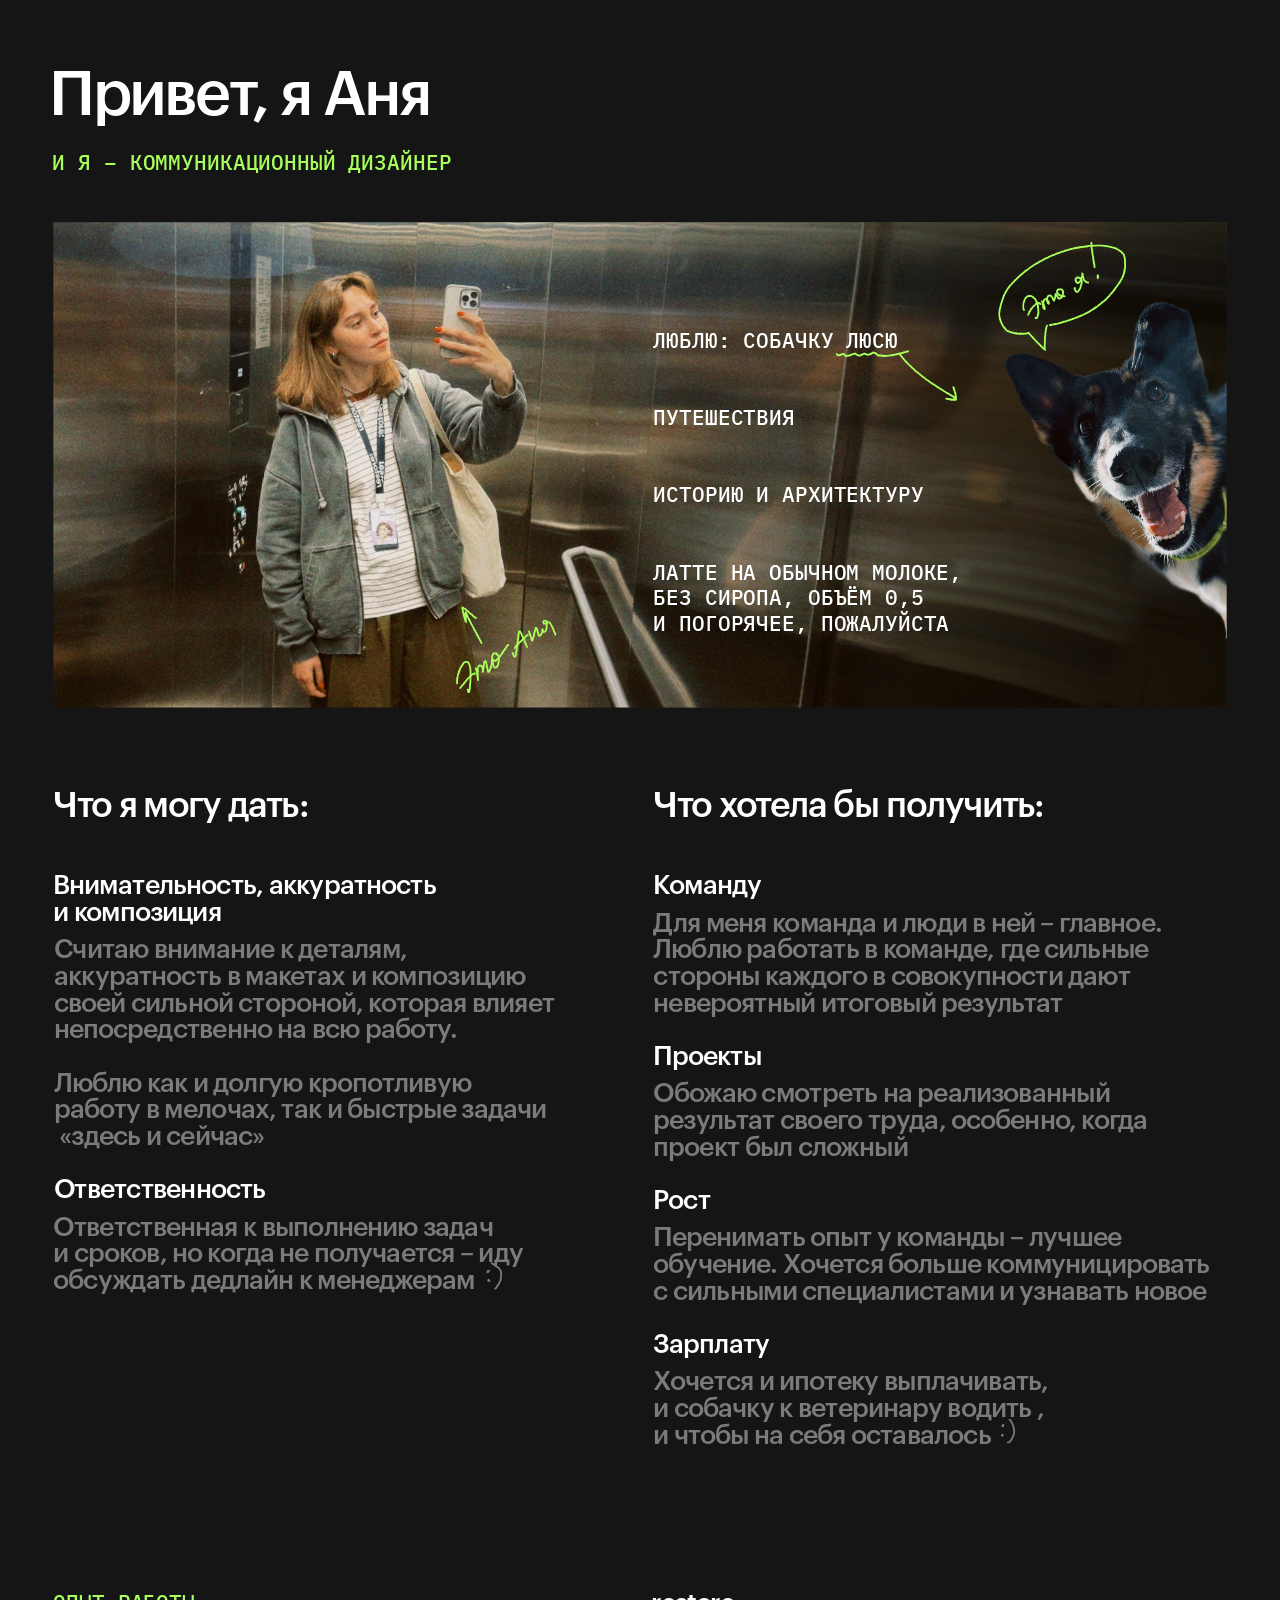
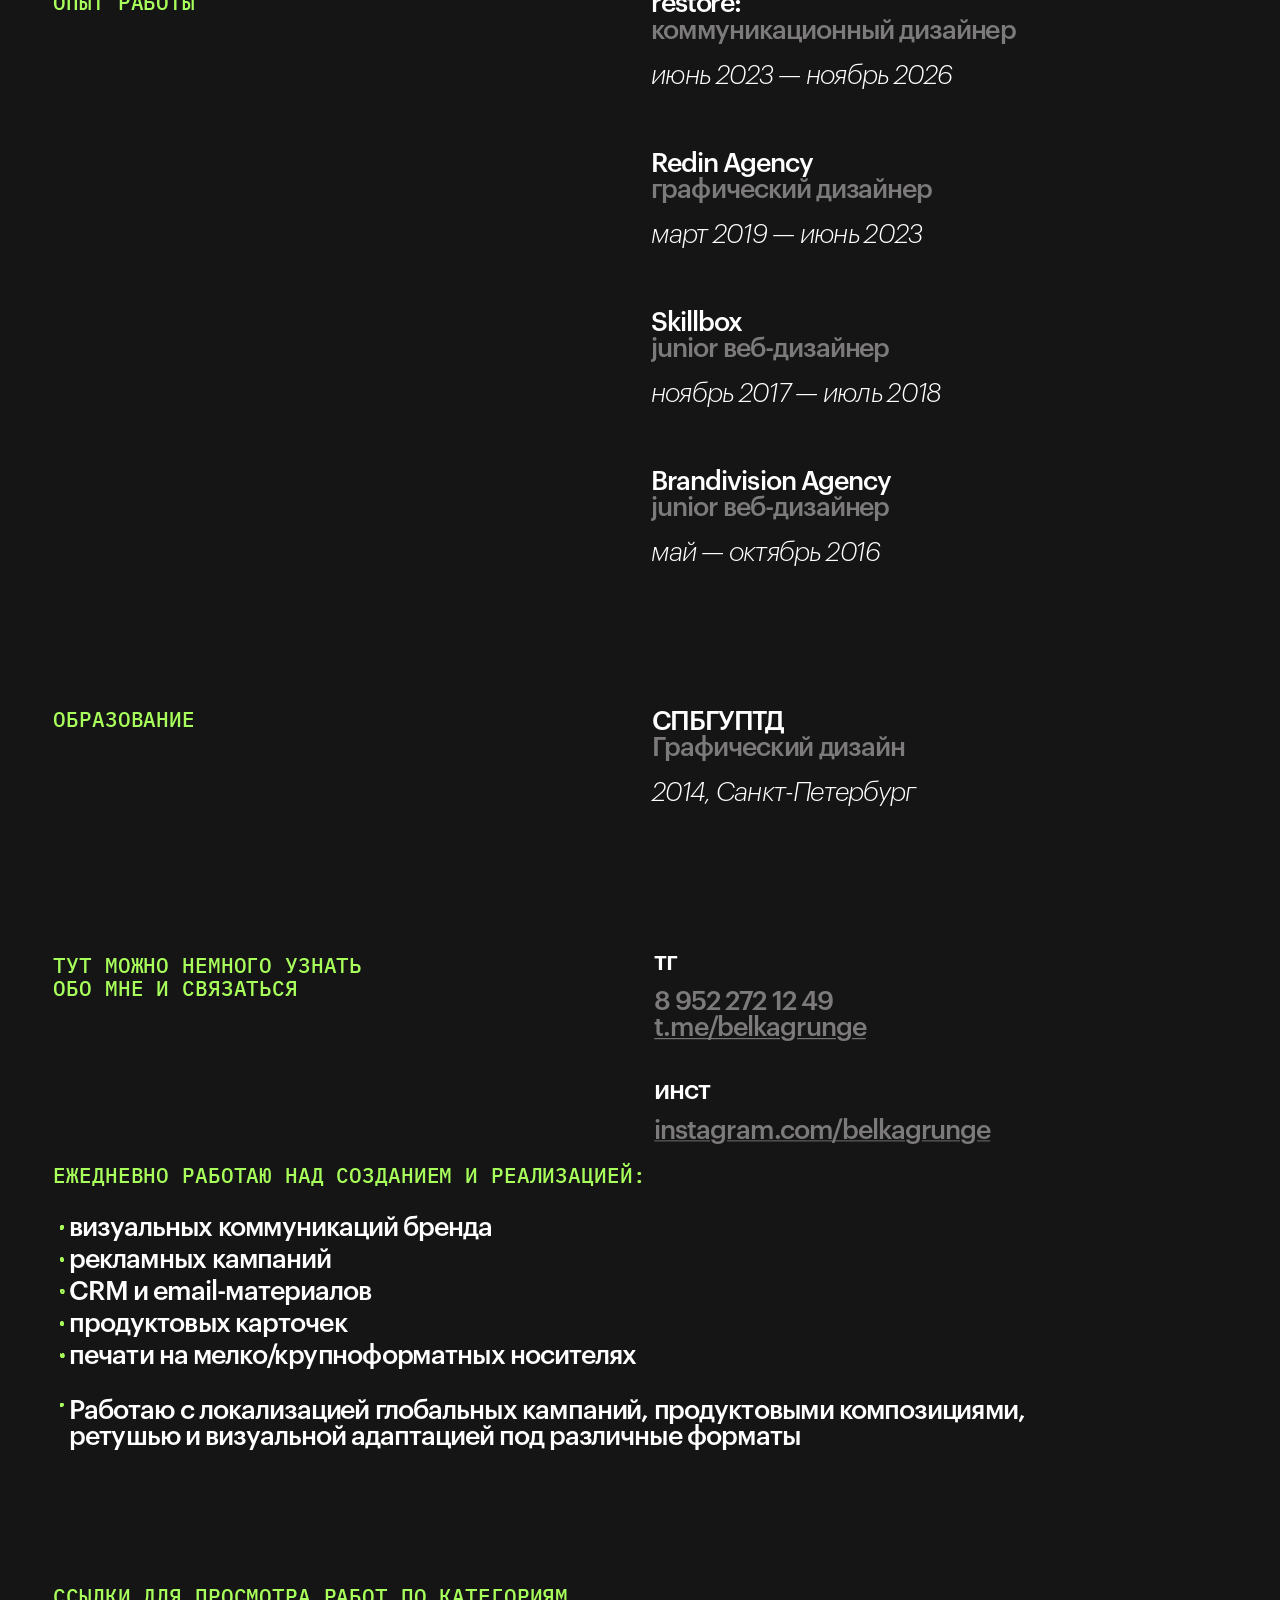
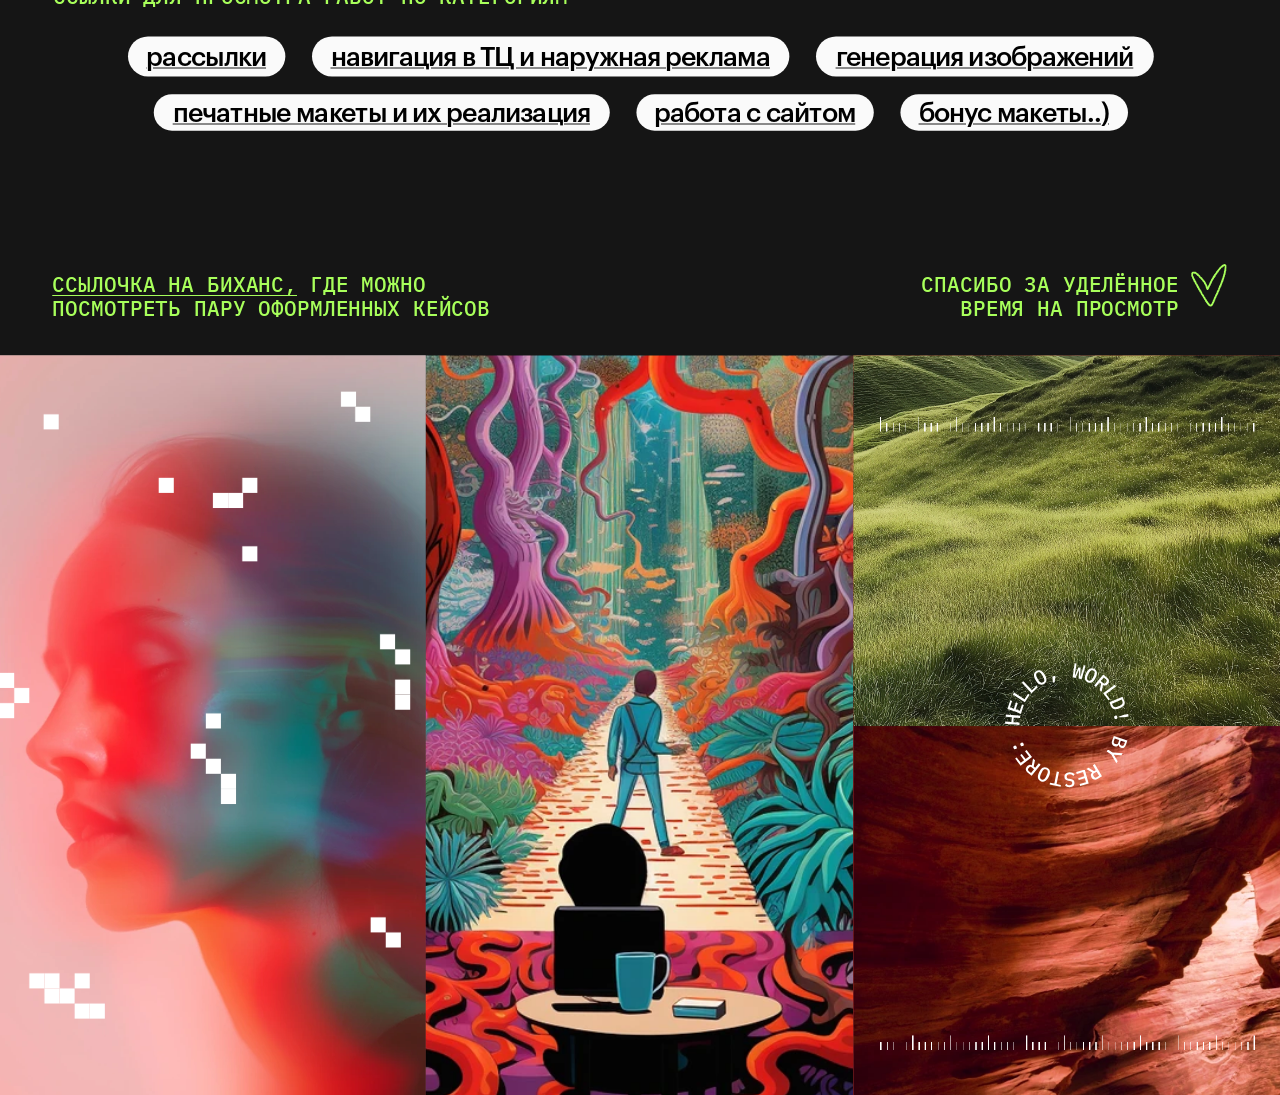
<file: index.html>
<!doctype html><html lang="ru"><head><meta charset="utf-8"><meta name="viewport" content="width=device-width,initial-scale=1"><meta name="description" content="Анна Белихова — коммуникационный дизайнер. Портфолио и опыт работы."><title>Анна Белихова — коммуникационный дизайнер</title><link rel="stylesheet" href="style-stable-20261030.css"><meta property="og:title" content="Анна Белихова — коммуникационный дизайнер"><meta property="og:description" content="Портфолио и опыт работы Анны Белиховой."><meta property="og:type" content="website"><meta property="og:url" content="https://belkagrunge.github.io/portfolio/"><meta name="twitter:title" content="Анна Белихова — коммуникационный дизайнер"><style id="stable-layout">html,body{-webkit-text-size-adjust:none;text-size-adjust:none}body{margin:0}#main-stage{position:relative;width:100%;height:calc(4832px * var(--canvas-scale,1));overflow:hidden}#main-canvas{position:absolute!important;left:50%;top:0;width:1440px!important;height:4832px!important;margin:0!important;zoom:1!important;transform-origin:top center;transform:translateX(-50%) scale(var(--canvas-scale,1))}#main-canvas>div{height:4832px!important}#modal-content{zoom:1!important;transform-origin:top left;transform:scale(var(--modal-scale,1))}</style><script>(()=>{const fit=()=>{document.documentElement.style.setProperty('--canvas-scale',String(Math.min(1,document.documentElement.clientWidth/1440)))};fit();window.addEventListener('resize',fit);window.addEventListener('orientationchange',fit);window.addEventListener('pageshow',fit)})();</script></head><body><div id="main-stage"><main id="main-canvas"><div style="background:#151515;position:relative;width:100%;height:100%" data-node-id="631:5594" data-name="Resume Belikhova"> <div style="position:absolute;height:28.913px;left:calc(33.33% + 67.85px);top:1421px;width:15.799px" data-node-id="631:5596"> <div style="position:absolute;inset:-3.46% -7.54% -3.46% -6.33%"> <img loading="lazy" decoding="async" alt="" style="display:block;max-width:none;width:100%;height:100%" src="assets/318b876b76d021c83260.svg" /> </div> </div> <div style="position:absolute;height:26.036px;left:calc(75% + 47px);top:1597px;width:13.87px" data-node-id="631:5600"> <div style="position:absolute;inset:-3.84% -7.59% -3.9% -7.52%"> <img loading="lazy" decoding="async" alt="" style="display:block;max-width:none;width:100%;height:100%" src="assets/97e318d7d71f81eaf6f7.svg" /> </div> </div> <div style="position:absolute;align-content:stretch;display:flex;flex-direction:column;gap:160px;align-items:flex-start;left:0.0px;padding-left:60px;top:886px;width:1440px" data-node-id="631:5604"> <div style="align-content:stretch;display:flex;gap:104px;align-items:flex-start;position:relative;flex-shrink:0;width:100%" data-node-id="631:5605"> <div style="align-content:stretch;display:flex;flex-direction:column;align-items:flex-start;position:relative;flex-shrink:0;width:571px" data-node-id="631:5606"> <div style="align-content:stretch;display:flex;flex-direction:column;gap:55px;align-items:flex-start;position:relative;flex-shrink:0;width:100%" data-node-id="631:5607"> <p style="text-box-edge:cap alphabetic;text-box-trim:trim-both;word-break:break-word;font-family:&quot;Graphik LC&quot;;font-weight:500;line-height:1;font-style:normal;position:relative;flex-shrink:0;font-size:40px;color:white;letter-spacing:-1.6px;width:100%" data-node-id="631:5608"> Что я могу дать: </p> <div style="align-content:stretch;display:flex;flex-direction:column;gap:30px;align-items:flex-start;position:relative;flex-shrink:0;width:100%" data-node-id="631:5609"> <div style="align-content:stretch;display:flex;flex-direction:column;gap:12px;align-items:flex-start;position:relative;flex-shrink:0;width:100%" data-node-id="631:5610"> <p style="word-break:break-word;font-family:&quot;Graphik LC&quot;;font-weight:500;line-height:1;font-style:normal;position:relative;flex-shrink:0;font-size:30px;color:white;letter-spacing:-1.05px;width:570px" data-node-id="631:5611"> Внимательность, аккуратность <br>и композиция </p> <div style="align-content:stretch;display:flex;align-items:center;justify-content:center;position:relative;flex-shrink:0;width:100%" data-node-id="631:5612"> <p style="word-break:break-word;font-family:&quot;Graphik LC&quot;;font-weight:500;line-height:1;font-style:normal;position:relative;flex-shrink:0;color:#7c7a7a;font-size:30px;letter-spacing:-1.05px;width:570px;white-space:pre-wrap" data-node-id="631:5613">Считаю внимание к деталям, аккуратность в макетах и композицию своей сильной стороной, которая влияет непосредственно на всю работу. <br> <br>Люблю как и долгую кропотливую работу в мелочах, так и быстрые задачи <br> «здесь и сейчас» </p> </div> </div> <div style="align-content:stretch;display:flex;flex-direction:column;gap:12px;align-items:flex-start;position:relative;flex-shrink:0;width:100%" data-node-id="631:5614"> <div style="align-content:stretch;display:flex;align-items:center;justify-content:center;position:relative;flex-shrink:0;width:100%" data-node-id="631:5615"> <p style="word-break:break-word;font-family:&quot;Graphik LC&quot;;font-weight:500;line-height:1;font-style:normal;position:relative;flex-shrink:0;font-size:30px;color:white;letter-spacing:-1.05px;width:570px" data-node-id="631:5616"> Ответственность </p> </div> <p style="word-break:break-word;font-family:&quot;Graphik LC&quot;;font-weight:500;line-height:1;font-style:normal;position:relative;flex-shrink:0;color:#7c7a7a;font-size:30px;letter-spacing:-1.05px;width:570px" data-node-id="631:5617"> Ответственная к выполнению задач <br>и сроков, но когда не получается – иду обсуждать дедлайн к менеджерам </p> </div> </div> </div> </div> <div style="align-content:stretch;display:flex;flex-direction:column;gap:55px;align-items:flex-start;position:relative;flex-shrink:0;width:624px" data-node-id="631:5618"> <p style="text-box-edge:cap alphabetic;text-box-trim:trim-both;word-break:break-word;font-family:&quot;Graphik LC&quot;;font-weight:500;line-height:1;min-width:100%;font-style:normal;position:relative;flex-shrink:0;font-size:40px;color:white;letter-spacing:-1.6px;width:min-content" data-node-id="631:5619"> Что хотела бы получить: </p> <div style="align-content:stretch;display:flex;flex-direction:column;gap:30px;align-items:flex-start;position:relative;flex-shrink:0" data-node-id="631:5620"> <div style="align-content:stretch;display:flex;flex-direction:column;gap:12px;align-items:flex-start;position:relative;flex-shrink:0;width:100%" data-node-id="631:5621"> <div style="align-content:stretch;display:flex;align-items:center;justify-content:center;position:relative;flex-shrink:0;width:100%" data-node-id="631:5622"> <p style="word-break:break-word;flex:1 0 0;font-family:&quot;Graphik LC&quot;;font-weight:500;line-height:1;min-width:1px;font-style:normal;position:relative;font-size:30px;color:white;letter-spacing:-1.05px" data-node-id="631:5623"> Команду </p> </div> <div style="align-content:stretch;display:flex;align-items:center;justify-content:center;position:relative;flex-shrink:0;width:100%" data-node-id="631:5624"> <p style="word-break:break-word;flex:1 0 0;font-family:&quot;Graphik LC&quot;;font-weight:500;line-height:1;min-width:1px;font-style:normal;position:relative;color:#7c7a7a;font-size:30px;letter-spacing:-1.05px" data-node-id="631:5625"> Для меня команда и люди в ней – главное. Люблю работать в команде, где сильные стороны каждого в совокупности дают невероятный итоговый результат </p> </div> </div> <div style="align-content:stretch;display:flex;flex-direction:column;gap:12px;align-items:flex-start;position:relative;flex-shrink:0" data-node-id="631:5626"> <p style="word-break:break-word;font-family:&quot;Graphik LC&quot;;font-weight:500;line-height:1;min-width:100%;font-style:normal;position:relative;flex-shrink:0;font-size:30px;color:white;letter-spacing:-1.05px;width:min-content" data-node-id="631:5627"> Проекты </p> <div style="align-content:stretch;display:flex;align-items:center;justify-content:center;position:relative;flex-shrink:0" data-node-id="631:5628"> <p style="word-break:break-word;font-family:&quot;Graphik LC&quot;;font-weight:500;line-height:1;font-style:normal;position:relative;flex-shrink:0;color:#7c7a7a;font-size:30px;letter-spacing:-1.05px;width:646px" data-node-id="631:5629"> Обожаю смотреть на реализованный результат своего труда, особенно, когда проект был сложный </p> </div> </div> <div style="align-content:stretch;display:flex;align-items:center;justify-content:center;position:relative;flex-shrink:0;width:100%" data-node-id="631:5630"> <div style="align-content:stretch;display:flex;flex:1 0 0;flex-direction:column;gap:12px;align-items:flex-start;min-width:1px;position:relative" data-node-id="631:5631"> <div style="align-content:stretch;display:flex;align-items:center;justify-content:center;position:relative;flex-shrink:0;width:100%" data-node-id="631:5632"> <p style="word-break:break-word;flex:1 0 0;font-family:&quot;Graphik LC&quot;;font-weight:500;line-height:1;min-width:1px;font-style:normal;position:relative;font-size:30px;color:white;letter-spacing:-1.05px" data-node-id="631:5633"> Рост </p> </div> <p style="word-break:break-word;font-family:&quot;Graphik LC&quot;;font-weight:500;line-height:1;font-style:normal;position:relative;flex-shrink:0;color:#7c7a7a;font-size:30px;letter-spacing:-1.05px;width:100%" data-node-id="631:5634"> Перенимать опыт у команды – лучшее обучение. Хочется больше коммуницировать с сильными специалистами и узнавать новое </p> </div> </div> <div style="align-content:stretch;display:flex;flex-direction:column;gap:12px;align-items:flex-start;position:relative;flex-shrink:0;width:100%" data-node-id="631:5635"> <div style="align-content:stretch;display:flex;align-items:center;justify-content:center;position:relative;flex-shrink:0;width:100%" data-node-id="631:5636"> <p style="word-break:break-word;flex:1 0 0;font-family:&quot;Graphik LC&quot;;font-weight:500;line-height:1;min-width:1px;font-style:normal;position:relative;font-size:30px;color:white;letter-spacing:-1.05px" data-node-id="631:5637"> Зарплату </p> </div> <p style="word-break:break-word;font-family:&quot;Graphik LC&quot;;font-weight:500;line-height:1;font-style:normal;position:relative;flex-shrink:0;color:#7c7a7a;font-size:30px;letter-spacing:-1.05px;width:100%" data-node-id="631:5638"> Хочется и ипотеку выплачивать, <br>и собачку к ветеринару водить ,<br> и чтобы на себя оставалось  </p> </div> </div> </div> </div> <div style="align-content:stretch;display:flex;gap:513px;align-items:flex-start;position:relative;flex-shrink:0" data-node-id="631:5639"> <div style="align-content:stretch;display:flex;align-items:flex-start;position:relative;flex-shrink:0" data-node-id="631:5640" data-name="micro-micro text"> <p style="text-box-edge:cap alphabetic;text-box-trim:trim-both;word-break:break-word;font-family:&quot;IBM Plex Mono&quot;;font-weight:500;line-height:1.1;font-style:normal;position:relative;flex-shrink:0;color:#a8ff5b;font-size:24px;letter-spacing:0.48px;text-transform:uppercase;white-space:nowrap" data-node-id="I631:5640;167:145"> Опыт работы </p> </div> <div style="align-content:stretch;display:flex;flex-direction:column;gap:69px;align-items:flex-start;position:relative;flex-shrink:0;width:501.332px" data-node-id="631:5641"> <div style="align-content:stretch;display:flex;flex-direction:column;gap:20px;align-items:flex-start;position:relative;flex-shrink:0;width:100%" data-node-id="631:5642"> <div style="align-content:stretch;display:flex;flex-direction:column;align-items:flex-start;position:relative;flex-shrink:0;width:100%" data-node-id="631:5643"> <div style="text-box-edge:cap alphabetic;text-box-trim:trim-both;word-break:break-word;font-family:&quot;Graphik LC&quot;;font-weight:500;line-height:0;font-style:normal;position:relative;flex-shrink:0;font-size:0px;color:white;letter-spacing:-1.2px;width:506.346px" data-node-id="631:5644"> <p style="line-height:1;margin-bottom:0.0px;font-size:30px">restore:</p> <p style="line-height:1;color:#7c7a7a;font-size:30px">коммуникационный дизайнер</p> </div> </div> <p style="text-box-edge:cap alphabetic;text-box-trim:trim-both;word-break:break-word;font-family:&quot;Graphik LC&quot;;font-weight:300;font-style:italic;line-height:1;position:relative;flex-shrink:0;font-size:30px;color:white;letter-spacing:-1.05px;width:100%" data-node-id="631:5645"> июнь 2023 — ноябрь 2026 </p> </div> <div style="align-content:stretch;display:flex;flex-direction:column;gap:20px;align-items:flex-start;position:relative;flex-shrink:0;width:100%" data-node-id="631:5646"> <div style="align-content:stretch;display:flex;flex-direction:column;align-items:flex-start;position:relative;flex-shrink:0;width:406.116px" data-node-id="631:5647"> <div style="text-box-edge:cap alphabetic;text-box-trim:trim-both;word-break:break-word;font-family:&quot;Graphik LC&quot;;font-weight:500;line-height:0;font-style:normal;position:relative;flex-shrink:0;font-size:0px;color:white;letter-spacing:-1.2px;white-space:nowrap" data-node-id="631:5648"> <p style="line-height:1;margin-bottom:0.0px;font-size:30px">Redin Agency</p> <p style="line-height:1;color:#7c7a7a;font-size:30px">графический дизайнер</p> </div> </div> <p style="text-box-edge:cap alphabetic;text-box-trim:trim-both;word-break:break-word;font-family:&quot;Graphik LC&quot;;font-weight:300;font-style:italic;line-height:1;min-width:100%;position:relative;flex-shrink:0;font-size:30px;color:white;letter-spacing:-1.05px;width:min-content" data-node-id="631:5649"> март 2019 — июнь 2023 </p> </div> <div style="align-content:stretch;display:flex;flex-direction:column;gap:20px;align-items:flex-start;position:relative;flex-shrink:0;width:100%" data-node-id="631:5650"> <div style="align-content:stretch;display:flex;flex-direction:column;align-items:flex-start;position:relative;flex-shrink:0;width:100%" data-node-id="631:5651"> <div style="text-box-edge:cap alphabetic;text-box-trim:trim-both;word-break:break-word;font-family:&quot;Graphik LC&quot;;font-weight:500;line-height:0;font-style:normal;position:relative;flex-shrink:0;font-size:0px;color:white;letter-spacing:-1.2px;width:506.346px" data-node-id="631:5652"> <p style="line-height:1;margin-bottom:0.0px;font-size:30px">Skillbox</p> <p style="line-height:1;color:#7c7a7a;font-size:30px">junior веб-дизайнер</p> </div> </div> <p style="text-box-edge:cap alphabetic;text-box-trim:trim-both;word-break:break-word;font-family:&quot;Graphik LC&quot;;font-weight:300;font-style:italic;line-height:1;position:relative;flex-shrink:0;font-size:30px;color:white;letter-spacing:-1.05px;width:100%" data-node-id="631:5653"> ноябрь 2017 — июль 2018 </p> </div> <div style="align-content:stretch;display:flex;flex-direction:column;gap:20px;align-items:flex-start;position:relative;flex-shrink:0;width:100%" data-node-id="631:5654"> <div style="align-content:stretch;display:flex;flex-direction:column;align-items:flex-start;position:relative;flex-shrink:0;width:100%" data-node-id="631:5655"> <div style="text-box-edge:cap alphabetic;text-box-trim:trim-both;word-break:break-word;font-family:&quot;Graphik LC&quot;;font-weight:500;line-height:0;font-style:normal;position:relative;flex-shrink:0;font-size:0px;color:white;letter-spacing:-1.2px;width:506.346px" data-node-id="631:5656"> <p style="line-height:1;margin-bottom:0.0px;font-size:30px">Brandivision Agency</p> <p style="line-height:1;color:#7c7a7a;font-size:30px">junior веб-дизайнер</p> </div> </div> <p style="text-box-edge:cap alphabetic;text-box-trim:trim-both;word-break:break-word;font-family:&quot;Graphik LC&quot;;font-weight:300;font-style:italic;line-height:1;position:relative;flex-shrink:0;font-size:30px;color:white;letter-spacing:-1.05px;width:100%" data-node-id="631:5657"> май — октябрь 2016 </p> </div> </div> </div> <div style="align-content:stretch;display:flex;gap:514px;align-items:flex-start;position:relative;flex-shrink:0" data-node-id="631:5658"> <div style="align-content:stretch;display:flex;align-items:flex-start;position:relative;flex-shrink:0" data-node-id="631:5659" data-name="micro-micro text"> <p style="text-box-edge:cap alphabetic;text-box-trim:trim-both;word-break:break-word;font-family:&quot;IBM Plex Mono&quot;;font-weight:500;line-height:1.1;font-style:normal;position:relative;flex-shrink:0;color:#a8ff5b;font-size:24px;letter-spacing:0.48px;text-transform:uppercase;white-space:nowrap" data-node-id="I631:5659;167:145"> образование </p> </div> <div style="align-content:stretch;display:flex;flex-direction:column;gap:20px;align-items:flex-start;position:relative;flex-shrink:0;width:501.332px" data-node-id="631:5660"> <div style="align-content:stretch;display:flex;flex-direction:column;align-items:flex-start;position:relative;flex-shrink:0;width:100%" data-node-id="631:5661"> <div style="text-box-edge:cap alphabetic;text-box-trim:trim-both;word-break:break-word;font-family:&quot;Graphik LC&quot;;font-weight:500;line-height:0;font-style:normal;position:relative;flex-shrink:0;font-size:0px;color:white;letter-spacing:-1.2px;width:506.346px" data-node-id="631:5662"> <p style="line-height:1;margin-bottom:0.0px;font-size:30px">СПБГУПТД</p> <p style="line-height:1;color:#7c7a7a;font-size:30px">Графический дизайн</p> </div> </div> <p style="text-box-edge:cap alphabetic;text-box-trim:trim-both;word-break:break-word;font-family:&quot;Graphik LC&quot;;font-weight:300;font-style:italic;line-height:1;position:relative;flex-shrink:0;font-size:30px;color:white;letter-spacing:-1.05px;width:100%" data-node-id="631:5663"> 2014, Санкт-Петербург </p> </div> </div> <div style="align-content:stretch;display:flex;gap:200px;align-items:flex-start;position:relative;flex-shrink:0" data-node-id="631:5664"> <div style="align-content:stretch;display:flex;flex-direction:column;align-items:flex-start;padding-top:7px;position:relative;flex-shrink:0;width:476px" data-node-id="631:5665"> <div style="align-content:stretch;display:flex;align-items:flex-start;position:relative;flex-shrink:0;width:100%" data-node-id="631:5666" data-name="micro-micro text"> <p style="text-box-edge:cap alphabetic;text-box-trim:trim-both;word-break:break-word;font-family:&quot;IBM Plex Mono&quot;;font-weight:500;line-height:1.1;font-style:normal;position:relative;flex-shrink:0;color:#a8ff5b;font-size:24px;letter-spacing:0.48px;text-transform:uppercase;white-space:nowrap" data-node-id="I631:5666;167:145"> Тут можно немного узнать <br> обо мне и связаться </p> </div> </div> <div style="word-break:break-word;align-content:stretch;display:flex;flex-direction:column;font-family:&quot;Graphik LC&quot;;font-weight:500;gap:40px;align-items:flex-start;font-style:normal;position:relative;flex-shrink:0;letter-spacing:-1.2px" data-node-id="631:5667"> <div style="align-content:stretch;display:flex;flex-direction:column;gap:15px;align-items:flex-start;position:relative;flex-shrink:0;color:white" data-node-id="631:5668"> <p style="text-box-edge:cap alphabetic;text-box-trim:trim-both;line-height:1;position:relative;flex-shrink:0;font-size:30px;width:386.751px" data-node-id="631:5669"> тг </p> <p style="text-box-edge:cap alphabetic;text-box-trim:trim-both;line-height:0;position:relative;flex-shrink:0;font-size:0px;width:386.751px" data-node-id="631:5670"> <span style="line-height:1;color:#7c7a7a;font-size:30px">8 952 272 12 49</span> <span style="line-height:1;font-size:30px"> <br> </span> <a style="text-underline-position:from-font;cursor:pointer;text-decoration-thickness:from-font;text-decoration-style:solid;line-height:1;color:#7c7a7a;font-size:30px;text-decoration-line:underline" href="https://t.me/belkagrunge" target="_blank"> <span style="text-underline-position:from-font;text-decoration-thickness:from-font;text-decoration-style:solid;text-decoration-line:underline" href="https://t.me/belkagrunge" target="_blank"> t.me/belkagrunge </span> </a> </p> </div> <div style="align-content:stretch;display:flex;flex-direction:column;gap:15px;align-items:flex-start;position:relative;flex-shrink:0;font-size:30px" data-node-id="631:5671"> <p style="text-box-edge:cap alphabetic;text-box-trim:trim-both;line-height:1;position:relative;flex-shrink:0;color:white;width:534.193px" data-node-id="631:5672"> инст </p> <a style="text-box-edge:cap alphabetic;text-box-trim:trim-both;display:block;line-height:0;position:relative;flex-shrink:0;color:#7c7a7a;white-space:nowrap" href="https://instagram.com/belkagrunge" data-node-id="631:5673" target="_blank"> <p style="text-underline-position:from-font;cursor:pointer;text-decoration-thickness:from-font;text-decoration-style:solid;line-height:1;text-decoration-line:underline">instagram.com/belkagrunge</p> </a> </div> </div> </div> <div style="align-content:stretch;display:flex;flex-direction:column;gap:40px;align-items:flex-start;position:relative;flex-shrink:0;width:1321px" data-node-id="631:5674"> <div style="align-content:stretch;display:flex;align-items:flex-start;position:relative;flex-shrink:0;width:1310px" data-node-id="631:5675"> <div style="align-content:stretch;display:flex;align-items:flex-start;position:relative;flex-shrink:0" data-node-id="631:5676"> <div style="align-content:stretch;display:flex;align-items:flex-start;position:relative;flex-shrink:0" data-node-id="631:5677" data-name="micro-micro text"> <p style="text-box-edge:cap alphabetic;text-box-trim:trim-both;word-break:break-word;font-family:&quot;IBM Plex Mono&quot;;font-weight:500;line-height:1.1;font-style:normal;position:relative;flex-shrink:0;color:#a8ff5b;font-size:24px;letter-spacing:0.48px;text-transform:uppercase;white-space:nowrap" data-node-id="I631:5677;167:145"> Ежедневно работаю над созданием и реализацией: </p> </div> </div> </div> <div style="align-content:stretch;display:flex;align-items:flex-start;position:relative;flex-shrink:0;width:100%" data-node-id="631:5678"> <ul class="work-list" data-node-id="631:5679"><li><span class="work-marker" style="width:3.006px;height:4.038px" aria-hidden="true"> <div style="position:absolute;inset:-24.76% -33.23% -24.76% -33.27%"> <img loading="lazy" decoding="async" alt="" style="display:block;max-width:none;width:100%;height:100%" src="assets/e192b54bfe2cecc24640.svg" /> </div> </span><span>визуальных коммуникаций бренда</span></li><li><span class="work-marker" style="width:3.129px;height:3.193px" aria-hidden="true"> <div style="position:absolute;inset:-31.29% -31.96% -31.32% -31.96%"> <img loading="lazy" decoding="async" alt="" style="display:block;max-width:none;width:100%;height:100%" src="assets/a73a82d55521332f65d4.svg" /> </div> </span><span>рекламных кампаний</span></li><li><span class="work-marker" style="width:4.23px;height:3.83px" aria-hidden="true"> <div style="position:absolute;inset:-26.11% -23.63% -26.13% -23.64%"> <img loading="lazy" decoding="async" alt="" style="display:block;max-width:none;width:100%;height:100%" src="assets/522ca6b9dffaacbab78e.svg" /> </div> </span><span>CRM и email-материалов</span></li><li><span class="work-marker" style="width:2.875px;height:4.029px" aria-hidden="true"> <div style="position:absolute;inset:-24.82% -34.78%"> <img loading="lazy" decoding="async" alt="" style="display:block;max-width:none;width:100%;height:100%" src="assets/e286fbb119f8445d241f.svg" /> </div> </span><span>продуктовых карточек</span></li><li><span class="work-marker" style="width:4.164px;height:3.599px" aria-hidden="true"> <div style="position:absolute;inset:-27.81% -24.02% -27.78% -24.02%"> <img loading="lazy" decoding="async" alt="" style="display:block;max-width:none;width:100%;height:100%" src="assets/67c4c73546076b2a193c.svg" /> </div> </span><span>печати на мелко/крупноформатных носителях</span></li></ul> </div> <div style="align-content:stretch;display:flex;align-items:center;justify-content:center;padding-left:18px;position:relative;flex-shrink:0" data-node-id="631:5680"><span class="work-marker" style="width:3.556px;height:2.887px" aria-hidden="true"> <div style="position:absolute;inset:-34.64% -28.12% -34.62% -28.12%"> <img loading="lazy" decoding="async" alt="" style="display:block;max-width:none;width:100%;height:100%" src="assets/0eb5a3e7db53f83d5dfe.svg" /> </div> </span> <p style="text-box-edge:cap alphabetic;text-box-trim:trim-both;word-break:break-word;font-family:&quot;Graphik LC&quot;;font-weight:500;line-height:1;font-style:normal;position:relative;flex-shrink:0;font-size:30px;color:white;letter-spacing:-1.2px;width:1083px" data-node-id="631:5681"> Работаю с локализацией глобальных кампаний, продуктовыми композициями, ретушью и визуальной адаптацией под различные форматы </p> </div> </div> <div style="align-content:stretch;display:flex;flex-direction:column;gap:42px;align-items:flex-start;position:relative;flex-shrink:0;width:1321px" data-node-id="631:5682"> <div style="align-content:stretch;display:flex;align-items:flex-start;position:relative;flex-shrink:0" data-node-id="631:5683"> <div style="align-content:stretch;display:flex;align-items:flex-start;position:relative;flex-shrink:0" data-node-id="631:5684"> <div style="align-content:stretch;display:flex;align-items:flex-start;position:relative;flex-shrink:0" data-node-id="631:5685" data-name="micro-micro text"> <p style="text-box-edge:cap alphabetic;text-box-trim:trim-both;word-break:break-word;font-family:&quot;IBM Plex Mono&quot;;font-weight:500;line-height:1.1;font-style:normal;position:relative;flex-shrink:0;color:#a8ff5b;font-size:24px;letter-spacing:0.48px;text-transform:uppercase;white-space:nowrap" data-node-id="I631:5685;167:145"> ссылки для просмотра работ по категориям </p> </div> </div> </div> <div style="align-content:stretch;display:flex;flex-direction:column;gap:20px;align-items:center;justify-content:center;position:relative;flex-shrink:0;width:100%" data-node-id="631:5686"> <div style="align-content:stretch;display:flex;gap:30px;align-items:center;justify-content:center;position:relative;flex-shrink:0;width:100%" data-node-id="631:5687"> <a class="category-pill" style="width:177px;height:45px" href="#email" data-category="email" data-node-id="631:5689"><span>рассылки</span></a> <a class="category-pill" style="width:537px;height:45px" href="#outdoor" data-category="outdoor" data-node-id="631:5692"><span>навигация в ТЦ и наружная реклама</span></a> <a class="category-pill" style="width:380px;height:45px" href="#images" data-category="images" data-node-id="631:5695"><span>генерация изображений</span></a> </div> <div style="align-content:stretch;display:flex;gap:30px;align-items:flex-start;position:relative;flex-shrink:0" data-node-id="631:5697"> <a class="category-pill" style="width:513px;height:41px" href="#print" data-category="print" data-node-id="631:5699"><span>печатные макеты и их реализация</span></a> <a class="category-pill" style="width:267px;height:41px" href="#web" data-category="web" data-node-id="631:5702"><span>работа с сайтом</span></a> <a class="category-pill" style="width:256px;height:41px" href="#bonus" data-category="bonus" data-node-id="631:5705"><span>бонус макеты..)</span></a> </div> </div> </div> </div> <div style="position:absolute;align-content:stretch;display:flex;align-items:flex-start;left:59px;top:3907px" data-node-id="631:5707" data-name="micro-micro text"> <p style="text-box-edge:cap alphabetic;text-box-trim:trim-both;word-break:break-word;font-family:&quot;IBM Plex Mono&quot;;font-weight:500;line-height:0;font-style:normal;position:relative;flex-shrink:0;color:#a8ff5b;font-size:0px;letter-spacing:0.48px;text-transform:uppercase;white-space:nowrap" data-node-id="631:5708"> <a style="text-underline-position:from-font;cursor:pointer;text-decoration-thickness:from-font;text-decoration-style:solid;line-height:1.1;font-size:24px;text-decoration-line:underline" href="https://www.behance.net/belkagrunge" target="_blank"> <span style="text-underline-position:from-font;text-decoration-thickness:from-font;text-decoration-style:solid;text-decoration-line:underline" href="https://www.behance.net/belkagrunge" target="_blank"> Ссылочка на биханс,</span></a><span style="line-height:1.1;font-size:24px;white-space:pre;text-decoration:none"> </span><span style="line-height:1.1;font-size:24px">где можно <br> посмотреть пару оформленных кейсов </span> </p> </div> <div style="position:absolute;display:contents;left:-1px;top:4000px" data-node-id="651:22367"> <div style="position:absolute;align-content:stretch;display:flex;gap:10px;align-items:center;left:-1px;overflow:clip;top:4000px" data-node-id="631:5709"> <div style="background:#d9d9d9;height:832px;position:relative;flex-shrink:0;width:480px" data-node-id="631:5710" ></div> <div style="position:absolute;display:flex;height:2200.384px;align-items:center;justify-content:center;left:calc(50% + 83.84px);top:calc(50% - 159.6px);width:2382.406px;transform:translateX(calc(-1 * 50.0%)) translateY(calc(-1 * 50.0%))" data-node-id="631:5711"> <div style="flex:none;transform:rotate(-0.36deg)"> <div style="height:2185.462px;position:relative;width:2368.645px" data-name="Upscaled-(Subtle)-(2048x2048)-(20) 2"> <div aria-hidden="true" style="position:absolute;inset:0.0px;pointer-events:none"> <img loading="lazy" decoding="async" alt="" style="position:absolute;max-width:none;object-fit:cover;width:100%;height:100%" src="assets/6f5f5175ec6064da4341.webp" /> <img loading="lazy" decoding="async" alt="" style="position:absolute;max-width:none;object-fit:cover;width:100%;height:100%" src="assets/6aed79c13b8c243f914b.webp" /> <div  style="position:absolute;inset:0.0px;background-image:linear-gradient(269.9999996948536deg, rgba(232, 155, 156, 0) 71.134%, rgb(232, 155, 156) 100.02%), linear-gradient(89.99999969485303deg, rgba(232, 155, 156, 0) 71.588%, rgb(232, 155, 156) 92.802%)"></div> </div> </div> </div> </div> <div style="position:absolute;display:contents;left:calc(50% + 0.64px);top:calc(50% + 37.26px);transform:translateX(calc(-1 * 50.0%)) translateY(calc(-1 * 50.0%))" data-node-id="631:5712"> <div style="position:absolute;display:flex;align-items:center;justify-content:center;left:calc(50% + 17.73px);width:17.087px;height:17.087px;top:calc(50% + 79.98px);transform:translateX(calc(-1 * 50.0%)) translateY(calc(-1 * 50.0%))" data-node-id="631:5713"> <div style="flex:none;transform:scaleY(calc(-1 * 1.0)) rotate(90deg)"> <div style="backdrop-filter:blur(3.769px);background:white;position:relative;width:17.087px;height:17.087px" ></div> </div> </div> <div style="position:absolute;display:flex;align-items:center;justify-content:center;left:calc(50% + 17.73px);width:17.087px;height:17.087px;top:calc(50% + 62.89px);transform:translateX(calc(-1 * 50.0%)) translateY(calc(-1 * 50.0%))" data-node-id="631:5714"> <div style="flex:none;transform:scaleY(calc(-1 * 1.0)) rotate(90deg)"> <div style="backdrop-filter:blur(3.769px);background:white;position:relative;width:17.087px;height:17.087px" ></div> </div> </div> <div style="position:absolute;display:flex;align-items:center;justify-content:center;left:calc(50% + 0.62px);width:17.087px;height:17.087px;top:calc(50% + 45.81px);transform:translateX(calc(-1 * 50.0%)) translateY(calc(-1 * 50.0%))" data-node-id="631:5715"> <div style="flex:none;transform:scaleY(calc(-1 * 1.0)) rotate(90deg)"> <div style="backdrop-filter:blur(3.769px);background:white;position:relative;width:17.087px;height:17.087px" ></div> </div> </div> <div style="position:absolute;display:flex;align-items:center;justify-content:center;left:calc(50% - 16.46px);width:17.087px;height:17.087px;top:calc(50% + 28.72px);transform:translateX(calc(-1 * 50.0%)) translateY(calc(-1 * 50.0%))" data-node-id="631:5716"> <div style="flex:none;transform:scaleY(calc(-1 * 1.0)) rotate(90deg)"> <div style="backdrop-filter:blur(3.769px);background:white;position:relative;width:17.087px;height:17.087px" ></div> </div> </div> <div style="position:absolute;display:flex;align-items:center;justify-content:center;left:calc(50% + 0.62px);width:17.087px;height:17.087px;top:calc(50% - 5.46px);transform:translateX(calc(-1 * 50.0%)) translateY(calc(-1 * 50.0%))" data-node-id="631:5717"> <div style="flex:none;transform:scaleY(calc(-1 * 1.0)) rotate(90deg)"> <div style="backdrop-filter:blur(3.769px);background:white;position:relative;width:17.087px;height:17.087px" ></div> </div> </div> </div> <div style="position:absolute;display:contents;left:180.17px;top:138.01px" data-node-id="631:5718"> <div style="position:absolute;display:flex;height:16.516px;align-items:center;justify-content:center;left:241.37px;top:154.52px;width:16.517px" data-node-id="631:5719"> <div style="flex:none;transform:scaleY(calc(-1 * 1.0)) rotate(90deg)"> <div style="backdrop-filter:blur(3.643px);background:white;height:16.517px;position:relative;width:16.516px" ></div> </div> </div> <div style="position:absolute;display:flex;height:16.516px;align-items:center;justify-content:center;left:257.91px;top:154.52px;width:16.517px" data-node-id="631:5720"> <div style="flex:none;transform:scaleY(calc(-1 * 1.0)) rotate(90deg)"> <div style="backdrop-filter:blur(3.643px);background:white;height:16.517px;position:relative;width:16.516px" ></div> </div> </div> <div style="position:absolute;display:flex;height:16.516px;align-items:center;justify-content:center;left:274.41px;top:138.01px;width:16.517px" data-node-id="631:5721"> <div style="flex:none;transform:scaleY(calc(-1 * 1.0)) rotate(90deg)"> <div style="backdrop-filter:blur(3.643px);background:white;height:16.517px;position:relative;width:16.516px" ></div> </div> </div> <div style="position:absolute;display:flex;height:16.516px;align-items:center;justify-content:center;left:180.17px;top:138.01px;width:16.517px" data-node-id="631:5722"> <div style="flex:none;transform:scaleY(calc(-1 * 1.0)) rotate(90deg)"> <div style="backdrop-filter:blur(3.643px);background:white;height:16.517px;position:relative;width:16.516px" ></div> </div> </div> <div style="position:absolute;display:flex;height:16.516px;align-items:center;justify-content:center;left:274.41px;top:214.76px;width:16.517px" data-node-id="631:5723"> <div style="flex:none;transform:scaleY(calc(-1 * 1.0)) rotate(90deg)"> <div style="backdrop-filter:blur(3.643px);background:white;height:16.517px;position:relative;width:16.516px" ></div> </div> </div> </div> <div style="position:absolute;display:contents;left:34px;top:695px" data-node-id="631:5724"> <div style="position:absolute;display:flex;align-items:center;justify-content:center;left:34px;width:16.964px;height:16.964px;top:695px" data-node-id="631:5725"> <div style="flex:none;transform:scaleY(calc(-1 * 1.0)) rotate(90deg)"> <div style="backdrop-filter:blur(3.747px);background:white;position:relative;width:16.964px;height:16.964px" ></div> </div> </div> <div style="position:absolute;display:flex;align-items:center;justify-content:center;left:50.98px;width:16.964px;height:16.964px;top:695px" data-node-id="631:5726"> <div style="flex:none;transform:scaleY(calc(-1 * 1.0)) rotate(90deg)"> <div style="backdrop-filter:blur(3.747px);background:white;position:relative;width:16.964px;height:16.964px" ></div> </div> </div> <div style="position:absolute;display:flex;align-items:center;justify-content:center;left:50.98px;width:16.964px;height:16.964px;top:711.98px" data-node-id="631:5727"> <div style="flex:none;transform:scaleY(calc(-1 * 1.0)) rotate(90deg)"> <div style="backdrop-filter:blur(3.747px);background:white;position:relative;width:16.964px;height:16.964px" ></div> </div> </div> <div style="position:absolute;display:flex;align-items:center;justify-content:center;left:67.96px;width:16.964px;height:16.964px;top:711.98px" data-node-id="631:5728"> <div style="flex:none;transform:scaleY(calc(-1 * 1.0)) rotate(90deg)"> <div style="backdrop-filter:blur(3.747px);background:white;position:relative;width:16.964px;height:16.964px" ></div> </div> </div> <div style="position:absolute;display:flex;align-items:center;justify-content:center;left:84.96px;width:16.964px;height:16.964px;top:695px" data-node-id="631:5729"> <div style="flex:none;transform:scaleY(calc(-1 * 1.0)) rotate(90deg)"> <div style="backdrop-filter:blur(3.747px);background:white;position:relative;width:16.964px;height:16.964px" ></div> </div> </div> <div style="position:absolute;display:flex;align-items:center;justify-content:center;left:84.96px;width:16.964px;height:16.964px;top:728.97px" data-node-id="631:5730"> <div style="flex:none;transform:scaleY(calc(-1 * 1.0)) rotate(90deg)"> <div style="backdrop-filter:blur(3.747px);background:white;position:relative;width:16.964px;height:16.964px" ></div> </div> </div> <div style="position:absolute;display:flex;align-items:center;justify-content:center;left:101.95px;width:16.964px;height:16.964px;top:728.97px" data-node-id="631:5731"> <div style="flex:none;transform:scaleY(calc(-1 * 1.0)) rotate(90deg)"> <div style="backdrop-filter:blur(3.747px);background:white;position:relative;width:16.964px;height:16.964px" ></div> </div> </div> </div> <div style="position:absolute;display:contents;left:calc(50% + 205.97px);top:calc(50% - 59.58px);transform:translateX(calc(-1 * 50.0%)) translateY(calc(-1 * 50.0%))" data-node-id="631:5732"> <div style="position:absolute;display:flex;align-items:center;justify-content:center;left:calc(50% + 197.48px);width:16.966px;height:16.966px;top:calc(50% - 93.52px);transform:translateX(calc(-1 * 50.0%)) translateY(calc(-1 * 50.0%))" data-node-id="631:5733"> <div style="flex:none;transform:rotate(calc(-1 * 90deg)) scaleY(calc(-1 * 1.0))"> <div style="backdrop-filter:blur(3.742px);background:white;position:relative;width:16.966px;height:16.966px" ></div> </div> </div> <div style="position:absolute;display:flex;align-items:center;justify-content:center;left:calc(50% + 214.45px);width:16.966px;height:16.966px;top:calc(50% - 76.55px);transform:translateX(calc(-1 * 50.0%)) translateY(calc(-1 * 50.0%))" data-node-id="631:5734"> <div style="flex:none;transform:rotate(calc(-1 * 90deg)) scaleY(calc(-1 * 1.0))"> <div style="backdrop-filter:blur(3.742px);background:white;position:relative;width:16.966px;height:16.966px" ></div> </div> </div> <div style="position:absolute;display:flex;align-items:center;justify-content:center;left:calc(50% + 214.45px);width:16.966px;height:16.966px;top:calc(50% - 42.62px);transform:translateX(calc(-1 * 50.0%)) translateY(calc(-1 * 50.0%))" data-node-id="631:5735"> <div style="flex:none;transform:rotate(calc(-1 * 90deg)) scaleY(calc(-1 * 1.0))"> <div style="backdrop-filter:blur(3.742px);background:white;position:relative;width:16.966px;height:16.966px" ></div> </div> </div> <div style="position:absolute;display:flex;align-items:center;justify-content:center;left:calc(50% + 214.45px);width:16.966px;height:16.966px;top:calc(50% - 25.65px);transform:translateX(calc(-1 * 50.0%)) translateY(calc(-1 * 50.0%))" data-node-id="631:5736"> <div style="flex:none;transform:rotate(calc(-1 * 90deg)) scaleY(calc(-1 * 1.0))"> <div style="backdrop-filter:blur(3.742px);background:white;position:relative;width:16.966px;height:16.966px" ></div> </div> </div> </div> <div style="position:absolute;bottom:356.24px;display:contents;right:446.17px" data-node-id="631:5737"> <div style="position:absolute;bottom:356.24px;display:flex;align-items:center;justify-content:center;right:497.06px;width:16.966px;height:16.966px" data-node-id="631:5738"> <div style="flex:none;transform:scaleY(calc(-1 * 1.0)) rotate(90deg)"> <div style="backdrop-filter:blur(3.743px);background:white;position:relative;width:16.966px;height:16.966px" ></div> </div> </div> <div style="position:absolute;bottom:373.2px;display:flex;align-items:center;justify-content:center;right:514.03px;width:16.966px;height:16.966px" data-node-id="631:5739"> <div style="flex:none;transform:scaleY(calc(-1 * 1.0)) rotate(90deg)"> <div style="backdrop-filter:blur(3.743px);background:white;position:relative;width:16.966px;height:16.966px" ></div> </div> </div> <div style="position:absolute;bottom:390.17px;display:flex;align-items:center;justify-content:center;right:497.06px;width:16.966px;height:16.966px" data-node-id="631:5740"> <div style="flex:none;transform:scaleY(calc(-1 * 1.0)) rotate(90deg)"> <div style="backdrop-filter:blur(3.743px);background:white;position:relative;width:16.966px;height:16.966px" ></div> </div> </div> <div style="position:absolute;bottom:407.14px;display:flex;align-items:center;justify-content:center;right:480.1px;width:16.966px;height:16.966px" data-node-id="631:5741"> <div style="flex:none;transform:scaleY(calc(-1 * 1.0)) rotate(90deg)"> <div style="backdrop-filter:blur(3.743px);background:white;position:relative;width:16.966px;height:16.966px" ></div> </div> </div> <div style="position:absolute;bottom:424.1px;display:flex;align-items:center;justify-content:center;right:480.1px;width:16.966px;height:16.966px" data-node-id="631:5742"> <div style="flex:none;transform:scaleY(calc(-1 * 1.0)) rotate(90deg)"> <div style="backdrop-filter:blur(3.743px);background:white;position:relative;width:16.966px;height:16.966px" ></div> </div> </div> <div style="position:absolute;bottom:424.1px;display:flex;align-items:center;justify-content:center;right:463.13px;width:16.966px;height:16.966px" data-node-id="631:5743"> <div style="flex:none;transform:scaleY(calc(-1 * 1.0)) rotate(90deg)"> <div style="backdrop-filter:blur(3.743px);background:white;position:relative;width:16.966px;height:16.966px" ></div> </div> </div> <div style="position:absolute;bottom:441.07px;display:flex;align-items:center;justify-content:center;right:446.17px;width:16.966px;height:16.966px" data-node-id="631:5744"> <div style="flex:none;transform:scaleY(calc(-1 * 1.0)) rotate(90deg)"> <div style="backdrop-filter:blur(3.743px);background:white;position:relative;width:16.966px;height:16.966px" ></div> </div> </div> <div style="position:absolute;bottom:458.03px;display:flex;align-items:center;justify-content:center;right:463.13px;width:16.966px;height:16.966px" data-node-id="631:5745"> <div style="flex:none;transform:scaleY(calc(-1 * 1.0)) rotate(90deg)"> <div style="backdrop-filter:blur(3.743px);background:white;position:relative;width:16.966px;height:16.966px" ></div> </div> </div> </div> <div style="position:absolute;display:contents;left:418px;top:632px" data-node-id="631:5746"> <div style="position:absolute;display:flex;align-items:center;justify-content:center;left:418px;width:16.96px;height:16.96px;top:632px" data-node-id="631:5748"> <div style="flex:none;transform:scaleY(calc(-1 * 1.0)) rotate(90deg)"> <div style="backdrop-filter:blur(3.741px);background:white;position:relative;width:16.96px;height:16.96px" ></div> </div> </div> <div style="position:absolute;display:flex;align-items:center;justify-content:center;left:434.97px;width:16.96px;height:16.96px;top:648.96px" data-node-id="631:5750"> <div style="flex:none;transform:scaleY(calc(-1 * 1.0)) rotate(90deg)"> <div style="backdrop-filter:blur(3.741px);background:white;position:relative;width:16.96px;height:16.96px" ></div> </div> </div> </div> <div style="position:absolute;display:flex;align-items:center;justify-content:center;left:50px;width:17.072px;height:17.072px;top:66px" data-node-id="631:5753"> <div style="flex:none;transform:scaleY(calc(-1 * 1.0)) rotate(90deg)"> <div style="backdrop-filter:blur(3.771px);background:white;position:relative;width:17.072px;height:17.072px" ></div> </div> </div> <div style="position:absolute;display:contents;left:384.74px;top:41px" data-node-id="631:5754"> <div style="position:absolute;display:flex;align-items:center;justify-content:center;left:384.74px;width:16.576px;height:16.576px;top:41px" data-node-id="631:5755"> <div style="flex:none;transform:scaleY(calc(-1 * 1.0)) rotate(90deg)"> <div style="backdrop-filter:blur(3.661px);background:white;position:relative;width:16.576px;height:16.576px" ></div> </div> </div> <div style="position:absolute;display:flex;align-items:center;justify-content:center;left:401.33px;width:16.576px;height:16.576px;top:57.6px" data-node-id="631:5756"> <div style="flex:none;transform:scaleY(calc(-1 * 1.0)) rotate(90deg)"> <div style="backdrop-filter:blur(3.661px);background:white;position:relative;width:16.576px;height:16.576px" ></div> </div> </div> </div> </div> <div style="position:absolute;align-content:stretch;display:flex;gap:10px;height:832px;align-items:center;left:calc(25% + 119px);overflow:clip;top:4000px;width:481px" data-node-id="631:5757"> <div style="position:absolute;height:1140px;left:calc(50% + 101.5px);top:calc(50% - 82px);width:3990px;transform:translateX(calc(-1 * 50.0%)) translateY(calc(-1 * 50.0%))" data-node-id="631:5759" data-name="damir2_a_painting_of_a_girls_surrounded_by_coffee_trees_a_digit_36c21b23-ddbe-4c04-a6ca-82f9f7053f8a 1"> <img loading="lazy" decoding="async" alt="" style="position:absolute;inset:0.0px;max-width:none;object-fit:cover;pointer-events:none;width:100%;height:100%" src="assets/1577aa2bc766e8ef22d5.webp" /> </div> </div> <div style="position:absolute;background:#b42e2d;height:832px;left:66.67%;overflow:clip;top:4000px;width:481px" data-node-id="631:5760" data-name="STD"> <div style="position:absolute;display:flex;height:878px;align-items:center;justify-content:center;left:0.0px;top:calc(20% + 140.6px);width:586px" data-node-id="631:5761"> <div style="flex:none;transform:scaleY(calc(-1 * 1.0)) rotate(180deg)"> <div style="height:878px;position:relative;width:586px" data-name="image 9"> <img loading="lazy" decoding="async" alt="" style="position:absolute;inset:0.0px;max-width:none;object-fit:cover;pointer-events:none;width:100%;height:100%" src="assets/4e83ddd63ef44ecaf936.webp" /> </div> </div> </div> <div style="position:absolute;display:flex;height:427px;align-items:center;justify-content:center;left:calc(50% + 0.62px);top:-10.5px;width:586px;transform:translateX(calc(-1 * 50.0%))" data-node-id="631:5762"> <div style="flex:none;transform:scaleY(calc(-1 * 1.0)) rotate(180deg)"> <div style="height:427px;position:relative;width:586px" data-name="Upscaled (Subtle) (2048x2048) (1)-upscaled-3"> <div style="position:absolute;inset:0.0px;overflow:hidden;pointer-events:none"> <img loading="lazy" decoding="async" alt="" style="position:absolute;height:220.77%;left:0.0px;max-width:none;top:-120.77%;width:165.32%" src="assets/1d5390fa82735b93b356.webp" /> </div> </div> </div> </div> <div style="position:absolute;left:calc(50% + 0.31px);overflow:clip;width:150.371px;height:150.371px;top:calc(50% - 0.19px);transform:translateX(calc(-1 * 50.0%)) translateY(calc(-1 * 50.0%))" data-node-id="631:5763" data-name="round text"> <div style="position:absolute;display:contents;inset:0.0px" data-node-id="631:5764" data-name="Слой 1"> <img loading="lazy" decoding="async" alt="" style="position:absolute;display:block;inset:0.0px;max-width:none;width:100%;height:100%" src="assets/275fcdf380970a0fc8ea.svg" /> </div> </div> <div style="position:absolute;display:contents;left:30px;top:calc(50% - 0.22px);transform:translateY(calc(-1 * 50.0%))" data-node-id="631:5790"> <div style="position:absolute;display:flex;height:35.558px;align-items:center;justify-content:center;left:30px;top:calc(10% - 15.42px);width:421.562px;transform:translateY(calc(-1 * 50.0%))" data-node-id="631:5791"> <div style="flex:none;transform:scaleY(calc(-1 * 1.0)) rotate(90deg)"> <div style="align-content:stretch;display:flex;flex-direction:column;gap:7.147px;height:421.562px;align-items:flex-start;justify-content:flex-end;position:relative;width:35.558px"> <div style="align-content:stretch;display:flex;flex-direction:column;gap:7.147px;height:35.558px;align-items:flex-start;position:relative;flex-shrink:0;width:100%" data-node-id="631:5792"> <div style="height:0.0px;position:relative;flex-shrink:0;width:9.877px" data-node-id="631:5793"> <div style="position:absolute;inset:-1.43px 0 0 0"> <img loading="lazy" decoding="async" alt="" style="display:block;max-width:none;width:100%;height:100%" src="assets/e9db5664c8a3c38501d6.svg" /> </div> </div> <div style="height:0.0px;position:relative;flex-shrink:0;width:9.877px" data-node-id="631:5794"> <div style="position:absolute;inset:-1.43px 0 0 0"> <img loading="lazy" decoding="async" alt="" style="display:block;max-width:none;width:100%;height:100%" src="assets/aabac890d6cf1c3427cd.svg" /> </div> </div> <div style="height:0.0px;position:relative;flex-shrink:0;width:9.877px" data-node-id="631:5795"> <div style="position:absolute;inset:-1.43px 0 0 0"> <img loading="lazy" decoding="async" alt="" style="display:block;max-width:none;width:100%;height:100%" src="assets/aabac890d6cf1c3427cd.svg" /> </div> </div> <div style="height:0.0px;position:relative;flex-shrink:0;width:9.877px" data-node-id="631:5796"> <div style="position:absolute;inset:-1.43px 0 0 0"> <img loading="lazy" decoding="async" alt="" style="display:block;max-width:none;width:100%;height:100%" src="assets/aabac890d6cf1c3427cd.svg" /> </div> </div> <div style="height:0.0px;position:relative;flex-shrink:0;width:9.877px" data-node-id="631:5797"> <div style="position:absolute;inset:-1.43px 0 0 0"> <img loading="lazy" decoding="async" alt="" style="display:block;max-width:none;width:100%;height:100%" src="assets/aabac890d6cf1c3427cd.svg" /> </div> </div> <div style="height:0.0px;position:relative;flex-shrink:0;width:16.989px" data-node-id="631:5798"> <div style="position:absolute;inset:-1.43px 0 0 0"> <img loading="lazy" decoding="async" alt="" style="display:block;max-width:none;width:100%;height:100%" src="assets/693dc1117018eed1e3f8.svg" /> </div> </div> </div> <div style="align-content:stretch;display:flex;flex-direction:column;gap:7.147px;height:35.558px;align-items:flex-start;position:relative;flex-shrink:0;width:100%" data-node-id="631:5799"> <div style="height:0.0px;position:relative;flex-shrink:0;width:9.877px" data-node-id="631:5800"> <div style="position:absolute;inset:-1.43px 0 0 0"> <img loading="lazy" decoding="async" alt="" style="display:block;max-width:none;width:100%;height:100%" src="assets/e9db5664c8a3c38501d6.svg" /> </div> </div> <div style="height:0.0px;position:relative;flex-shrink:0;width:9.877px" data-node-id="631:5801"> <div style="position:absolute;inset:-1.43px 0 0 0"> <img loading="lazy" decoding="async" alt="" style="display:block;max-width:none;width:100%;height:100%" src="assets/aabac890d6cf1c3427cd.svg" /> </div> </div> <div style="height:0.0px;position:relative;flex-shrink:0;width:9.877px" data-node-id="631:5802"> <div style="position:absolute;inset:-1.43px 0 0 0"> <img loading="lazy" decoding="async" alt="" style="display:block;max-width:none;width:100%;height:100%" src="assets/aabac890d6cf1c3427cd.svg" /> </div> </div> <div style="height:0.0px;position:relative;flex-shrink:0;width:9.877px" data-node-id="631:5803"> <div style="position:absolute;inset:-1.43px 0 0 0"> <img loading="lazy" decoding="async" alt="" style="display:block;max-width:none;width:100%;height:100%" src="assets/aabac890d6cf1c3427cd.svg" /> </div> </div> <div style="height:0.0px;position:relative;flex-shrink:0;width:9.877px" data-node-id="631:5804"> <div style="position:absolute;inset:-1.43px 0 0 0"> <img loading="lazy" decoding="async" alt="" style="display:block;max-width:none;width:100%;height:100%" src="assets/aabac890d6cf1c3427cd.svg" /> </div> </div> <div style="height:0.0px;position:relative;flex-shrink:0;width:16.989px" data-node-id="631:5805"> <div style="position:absolute;inset:-1.43px 0 0 0"> <img loading="lazy" decoding="async" alt="" style="display:block;max-width:none;width:100%;height:100%" src="assets/693dc1117018eed1e3f8.svg" /> </div> </div> </div> <div style="align-content:stretch;display:flex;flex-direction:column;gap:7.147px;height:35.558px;align-items:flex-start;position:relative;flex-shrink:0;width:100%" data-node-id="631:5806"> <div style="height:0.0px;position:relative;flex-shrink:0;width:9.877px" data-node-id="631:5807"> <div style="position:absolute;inset:-1.43px 0 0 0"> <img loading="lazy" decoding="async" alt="" style="display:block;max-width:none;width:100%;height:100%" src="assets/e9db5664c8a3c38501d6.svg" /> </div> </div> <div style="height:0.0px;position:relative;flex-shrink:0;width:9.877px" data-node-id="631:5808"> <div style="position:absolute;inset:-1.43px 0 0 0"> <img loading="lazy" decoding="async" alt="" style="display:block;max-width:none;width:100%;height:100%" src="assets/aabac890d6cf1c3427cd.svg" /> </div> </div> <div style="height:0.0px;position:relative;flex-shrink:0;width:9.877px" data-node-id="631:5809"> <div style="position:absolute;inset:-1.43px 0 0 0"> <img loading="lazy" decoding="async" alt="" style="display:block;max-width:none;width:100%;height:100%" src="assets/aabac890d6cf1c3427cd.svg" /> </div> </div> <div style="height:0.0px;position:relative;flex-shrink:0;width:9.877px" data-node-id="631:5810"> <div style="position:absolute;inset:-1.43px 0 0 0"> <img loading="lazy" decoding="async" alt="" style="display:block;max-width:none;width:100%;height:100%" src="assets/aabac890d6cf1c3427cd.svg" /> </div> </div> <div style="height:0.0px;position:relative;flex-shrink:0;width:9.877px" data-node-id="631:5811"> <div style="position:absolute;inset:-1.43px 0 0 0"> <img loading="lazy" decoding="async" alt="" style="display:block;max-width:none;width:100%;height:100%" src="assets/aabac890d6cf1c3427cd.svg" /> </div> </div> <div style="height:0.0px;position:relative;flex-shrink:0;width:16.989px" data-node-id="631:5812"> <div style="position:absolute;inset:-1.43px 0 0 0"> <img loading="lazy" decoding="async" alt="" style="display:block;max-width:none;width:100%;height:100%" src="assets/693dc1117018eed1e3f8.svg" /> </div> </div> </div> <div style="align-content:stretch;display:flex;flex-direction:column;gap:7.147px;height:35.558px;align-items:flex-start;position:relative;flex-shrink:0;width:100%" data-node-id="631:5813"> <div style="height:0.0px;position:relative;flex-shrink:0;width:9.877px" data-node-id="631:5814"> <div style="position:absolute;inset:-1.43px 0 0 0"> <img loading="lazy" decoding="async" alt="" style="display:block;max-width:none;width:100%;height:100%" src="assets/e9db5664c8a3c38501d6.svg" /> </div> </div> <div style="height:0.0px;position:relative;flex-shrink:0;width:9.877px" data-node-id="631:5815"> <div style="position:absolute;inset:-1.43px 0 0 0"> <img loading="lazy" decoding="async" alt="" style="display:block;max-width:none;width:100%;height:100%" src="assets/aabac890d6cf1c3427cd.svg" /> </div> </div> <div style="height:0.0px;position:relative;flex-shrink:0;width:9.877px" data-node-id="631:5816"> <div style="position:absolute;inset:-1.43px 0 0 0"> <img loading="lazy" decoding="async" alt="" style="display:block;max-width:none;width:100%;height:100%" src="assets/aabac890d6cf1c3427cd.svg" /> </div> </div> <div style="height:0.0px;position:relative;flex-shrink:0;width:9.877px" data-node-id="631:5817"> <div style="position:absolute;inset:-1.43px 0 0 0"> <img loading="lazy" decoding="async" alt="" style="display:block;max-width:none;width:100%;height:100%" src="assets/aabac890d6cf1c3427cd.svg" /> </div> </div> <div style="height:0.0px;position:relative;flex-shrink:0;width:9.877px" data-node-id="631:5818"> <div style="position:absolute;inset:-1.43px 0 0 0"> <img loading="lazy" decoding="async" alt="" style="display:block;max-width:none;width:100%;height:100%" src="assets/aabac890d6cf1c3427cd.svg" /> </div> </div> <div style="height:0.0px;position:relative;flex-shrink:0;width:16.989px" data-node-id="631:5819"> <div style="position:absolute;inset:-1.43px 0 0 0"> <img loading="lazy" decoding="async" alt="" style="display:block;max-width:none;width:100%;height:100%" src="assets/693dc1117018eed1e3f8.svg" /> </div> </div> </div> <div style="align-content:stretch;display:flex;flex-direction:column;gap:7.147px;height:35.558px;align-items:flex-start;position:relative;flex-shrink:0;width:100%" data-node-id="631:5820"> <div style="height:0.0px;position:relative;flex-shrink:0;width:9.877px" data-node-id="631:5821"> <div style="position:absolute;inset:-1.43px 0 0 0"> <img loading="lazy" decoding="async" alt="" style="display:block;max-width:none;width:100%;height:100%" src="assets/e9db5664c8a3c38501d6.svg" /> </div> </div> <div style="height:0.0px;position:relative;flex-shrink:0;width:9.877px" data-node-id="631:5822"> <div style="position:absolute;inset:-1.43px 0 0 0"> <img loading="lazy" decoding="async" alt="" style="display:block;max-width:none;width:100%;height:100%" src="assets/aabac890d6cf1c3427cd.svg" /> </div> </div> <div style="height:0.0px;position:relative;flex-shrink:0;width:9.877px" data-node-id="631:5823"> <div style="position:absolute;inset:-1.43px 0 0 0"> <img loading="lazy" decoding="async" alt="" style="display:block;max-width:none;width:100%;height:100%" src="assets/aabac890d6cf1c3427cd.svg" /> </div> </div> <div style="height:0.0px;position:relative;flex-shrink:0;width:9.877px" data-node-id="631:5824"> <div style="position:absolute;inset:-1.43px 0 0 0"> <img loading="lazy" decoding="async" alt="" style="display:block;max-width:none;width:100%;height:100%" src="assets/aabac890d6cf1c3427cd.svg" /> </div> </div> <div style="height:0.0px;position:relative;flex-shrink:0;width:9.877px" data-node-id="631:5825"> <div style="position:absolute;inset:-1.43px 0 0 0"> <img loading="lazy" decoding="async" alt="" style="display:block;max-width:none;width:100%;height:100%" src="assets/aabac890d6cf1c3427cd.svg" /> </div> </div> <div style="height:0.0px;position:relative;flex-shrink:0;width:16.989px" data-node-id="631:5826"> <div style="position:absolute;inset:-1.43px 0 0 0"> <img loading="lazy" decoding="async" alt="" style="display:block;max-width:none;width:100%;height:100%" src="assets/693dc1117018eed1e3f8.svg" /> </div> </div> </div> <div style="align-content:stretch;display:flex;flex-direction:column;gap:7.147px;height:35.558px;align-items:flex-start;position:relative;flex-shrink:0;width:100%" data-node-id="631:5827"> <div style="height:0.0px;position:relative;flex-shrink:0;width:9.877px" data-node-id="631:5828"> <div style="position:absolute;inset:-1.43px 0 0 0"> <img loading="lazy" decoding="async" alt="" style="display:block;max-width:none;width:100%;height:100%" src="assets/e9db5664c8a3c38501d6.svg" /> </div> </div> <div style="height:0.0px;position:relative;flex-shrink:0;width:9.877px" data-node-id="631:5829"> <div style="position:absolute;inset:-1.43px 0 0 0"> <img loading="lazy" decoding="async" alt="" style="display:block;max-width:none;width:100%;height:100%" src="assets/aabac890d6cf1c3427cd.svg" /> </div> </div> <div style="height:0.0px;position:relative;flex-shrink:0;width:9.877px" data-node-id="631:5830"> <div style="position:absolute;inset:-1.43px 0 0 0"> <img loading="lazy" decoding="async" alt="" style="display:block;max-width:none;width:100%;height:100%" src="assets/aabac890d6cf1c3427cd.svg" /> </div> </div> <div style="height:0.0px;position:relative;flex-shrink:0;width:9.877px" data-node-id="631:5831"> <div style="position:absolute;inset:-1.43px 0 0 0"> <img loading="lazy" decoding="async" alt="" style="display:block;max-width:none;width:100%;height:100%" src="assets/aabac890d6cf1c3427cd.svg" /> </div> </div> <div style="height:0.0px;position:relative;flex-shrink:0;width:9.877px" data-node-id="631:5832"> <div style="position:absolute;inset:-1.43px 0 0 0"> <img loading="lazy" decoding="async" alt="" style="display:block;max-width:none;width:100%;height:100%" src="assets/aabac890d6cf1c3427cd.svg" /> </div> </div> <div style="height:0.0px;position:relative;flex-shrink:0;width:16.989px" data-node-id="631:5833"> <div style="position:absolute;inset:-1.43px 0 0 0"> <img loading="lazy" decoding="async" alt="" style="display:block;max-width:none;width:100%;height:100%" src="assets/693dc1117018eed1e3f8.svg" /> </div> </div> </div> <div style="align-content:stretch;display:flex;flex-direction:column;gap:7.147px;height:35.558px;align-items:flex-start;position:relative;flex-shrink:0;width:100%" data-node-id="631:5834"> <div style="height:0.0px;position:relative;flex-shrink:0;width:9.877px" data-node-id="631:5835"> <div style="position:absolute;inset:-1.43px 0 0 0"> <img loading="lazy" decoding="async" alt="" style="display:block;max-width:none;width:100%;height:100%" src="assets/e9db5664c8a3c38501d6.svg" /> </div> </div> <div style="height:0.0px;position:relative;flex-shrink:0;width:9.877px" data-node-id="631:5836"> <div style="position:absolute;inset:-1.43px 0 0 0"> <img loading="lazy" decoding="async" alt="" style="display:block;max-width:none;width:100%;height:100%" src="assets/aabac890d6cf1c3427cd.svg" /> </div> </div> <div style="height:0.0px;position:relative;flex-shrink:0;width:9.877px" data-node-id="631:5837"> <div style="position:absolute;inset:-1.43px 0 0 0"> <img loading="lazy" decoding="async" alt="" style="display:block;max-width:none;width:100%;height:100%" src="assets/aabac890d6cf1c3427cd.svg" /> </div> </div> <div style="height:0.0px;position:relative;flex-shrink:0;width:9.877px" data-node-id="631:5838"> <div style="position:absolute;inset:-1.43px 0 0 0"> <img loading="lazy" decoding="async" alt="" style="display:block;max-width:none;width:100%;height:100%" src="assets/aabac890d6cf1c3427cd.svg" /> </div> </div> <div style="height:0.0px;position:relative;flex-shrink:0;width:9.877px" data-node-id="631:5839"> <div style="position:absolute;inset:-1.43px 0 0 0"> <img loading="lazy" decoding="async" alt="" style="display:block;max-width:none;width:100%;height:100%" src="assets/aabac890d6cf1c3427cd.svg" /> </div> </div> <div style="height:0.0px;position:relative;flex-shrink:0;width:16.989px" data-node-id="631:5840"> <div style="position:absolute;inset:-1.43px 0 0 0"> <img loading="lazy" decoding="async" alt="" style="display:block;max-width:none;width:100%;height:100%" src="assets/693dc1117018eed1e3f8.svg" /> </div> </div> </div> <div style="align-content:stretch;display:flex;flex-direction:column;gap:7.147px;height:35.558px;align-items:flex-start;position:relative;flex-shrink:0;width:100%" data-node-id="631:5841"> <div style="height:0.0px;position:relative;flex-shrink:0;width:9.877px" data-node-id="631:5842"> <div style="position:absolute;inset:-1.43px 0 0 0"> <img loading="lazy" decoding="async" alt="" style="display:block;max-width:none;width:100%;height:100%" src="assets/e9db5664c8a3c38501d6.svg" /> </div> </div> <div style="height:0.0px;position:relative;flex-shrink:0;width:9.877px" data-node-id="631:5843"> <div style="position:absolute;inset:-1.43px 0 0 0"> <img loading="lazy" decoding="async" alt="" style="display:block;max-width:none;width:100%;height:100%" src="assets/aabac890d6cf1c3427cd.svg" /> </div> </div> <div style="height:0.0px;position:relative;flex-shrink:0;width:9.877px" data-node-id="631:5844"> <div style="position:absolute;inset:-1.43px 0 0 0"> <img loading="lazy" decoding="async" alt="" style="display:block;max-width:none;width:100%;height:100%" src="assets/aabac890d6cf1c3427cd.svg" /> </div> </div> <div style="height:0.0px;position:relative;flex-shrink:0;width:9.877px" data-node-id="631:5845"> <div style="position:absolute;inset:-1.43px 0 0 0"> <img loading="lazy" decoding="async" alt="" style="display:block;max-width:none;width:100%;height:100%" src="assets/aabac890d6cf1c3427cd.svg" /> </div> </div> <div style="height:0.0px;position:relative;flex-shrink:0;width:9.877px" data-node-id="631:5846"> <div style="position:absolute;inset:-1.43px 0 0 0"> <img loading="lazy" decoding="async" alt="" style="display:block;max-width:none;width:100%;height:100%" src="assets/aabac890d6cf1c3427cd.svg" /> </div> </div> <div style="height:0.0px;position:relative;flex-shrink:0;width:16.989px" data-node-id="631:5847"> <div style="position:absolute;inset:-1.43px 0 0 0"> <img loading="lazy" decoding="async" alt="" style="display:block;max-width:none;width:100%;height:100%" src="assets/693dc1117018eed1e3f8.svg" /> </div> </div> </div> <div style="align-content:stretch;display:flex;flex-direction:column;gap:7.147px;height:35.558px;align-items:flex-start;position:relative;flex-shrink:0;width:100%" data-node-id="631:5848"> <div style="height:0.0px;position:relative;flex-shrink:0;width:9.877px" data-node-id="631:5849"> <div style="position:absolute;inset:-1.43px 0 0 0"> <img loading="lazy" decoding="async" alt="" style="display:block;max-width:none;width:100%;height:100%" src="assets/e9db5664c8a3c38501d6.svg" /> </div> </div> <div style="height:0.0px;position:relative;flex-shrink:0;width:9.877px" data-node-id="631:5850"> <div style="position:absolute;inset:-1.43px 0 0 0"> <img loading="lazy" decoding="async" alt="" style="display:block;max-width:none;width:100%;height:100%" src="assets/aabac890d6cf1c3427cd.svg" /> </div> </div> <div style="height:0.0px;position:relative;flex-shrink:0;width:9.877px" data-node-id="631:5851"> <div style="position:absolute;inset:-1.43px 0 0 0"> <img loading="lazy" decoding="async" alt="" style="display:block;max-width:none;width:100%;height:100%" src="assets/aabac890d6cf1c3427cd.svg" /> </div> </div> <div style="height:0.0px;position:relative;flex-shrink:0;width:9.877px" data-node-id="631:5852"> <div style="position:absolute;inset:-1.43px 0 0 0"> <img loading="lazy" decoding="async" alt="" style="display:block;max-width:none;width:100%;height:100%" src="assets/aabac890d6cf1c3427cd.svg" /> </div> </div> <div style="height:0.0px;position:relative;flex-shrink:0;width:9.877px" data-node-id="631:5853"> <div style="position:absolute;inset:-1.43px 0 0 0"> <img loading="lazy" decoding="async" alt="" style="display:block;max-width:none;width:100%;height:100%" src="assets/aabac890d6cf1c3427cd.svg" /> </div> </div> <div style="height:0.0px;position:relative;flex-shrink:0;width:16.989px" data-node-id="631:5854"> <div style="position:absolute;inset:-1.43px 0 0 0"> <img loading="lazy" decoding="async" alt="" style="display:block;max-width:none;width:100%;height:100%" src="assets/693dc1117018eed1e3f8.svg" /> </div> </div> </div> <div style="align-content:stretch;display:flex;flex-direction:column;gap:7.147px;height:35.558px;align-items:flex-start;position:relative;flex-shrink:0;width:100%" data-node-id="631:5855"> <div style="height:0.0px;position:relative;flex-shrink:0;width:9.877px" data-node-id="631:5856"> <div style="position:absolute;inset:-1.43px 0 0 0"> <img loading="lazy" decoding="async" alt="" style="display:block;max-width:none;width:100%;height:100%" src="assets/e9db5664c8a3c38501d6.svg" /> </div> </div> <div style="height:0.0px;position:relative;flex-shrink:0;width:9.877px" data-node-id="631:5857"> <div style="position:absolute;inset:-1.43px 0 0 0"> <img loading="lazy" decoding="async" alt="" style="display:block;max-width:none;width:100%;height:100%" src="assets/aabac890d6cf1c3427cd.svg" /> </div> </div> <div style="height:0.0px;position:relative;flex-shrink:0;width:9.877px" data-node-id="631:5858"> <div style="position:absolute;inset:-1.43px 0 0 0"> <img loading="lazy" decoding="async" alt="" style="display:block;max-width:none;width:100%;height:100%" src="assets/aabac890d6cf1c3427cd.svg" /> </div> </div> <div style="height:0.0px;position:relative;flex-shrink:0;width:9.877px" data-node-id="631:5859"> <div style="position:absolute;inset:-1.43px 0 0 0"> <img loading="lazy" decoding="async" alt="" style="display:block;max-width:none;width:100%;height:100%" src="assets/aabac890d6cf1c3427cd.svg" /> </div> </div> <div style="height:0.0px;position:relative;flex-shrink:0;width:9.877px" data-node-id="631:5860"> <div style="position:absolute;inset:-1.43px 0 0 0"> <img loading="lazy" decoding="async" alt="" style="display:block;max-width:none;width:100%;height:100%" src="assets/aabac890d6cf1c3427cd.svg" /> </div> </div> <div style="height:0.0px;position:relative;flex-shrink:0;width:16.989px" data-node-id="631:5861"> <div style="position:absolute;inset:-1.43px 0 0 0"> <img loading="lazy" decoding="async" alt="" style="display:block;max-width:none;width:100%;height:100%" src="assets/693dc1117018eed1e3f8.svg" /> </div> </div> </div> </div> </div> </div> <div style="position:absolute;display:flex;height:35.558px;align-items:center;justify-content:center;left:30px;top:calc(90% + 14.98px);width:421.562px;transform:translateY(calc(-1 * 50.0%))" data-node-id="631:5862"> <div style="flex:none;transform:rotate(calc(-1 * 90deg))"> <div style="align-content:stretch;display:flex;flex-direction:column;gap:7.147px;height:421.562px;align-items:flex-start;justify-content:flex-end;position:relative;width:35.558px"> <div style="align-content:stretch;display:flex;flex-direction:column;gap:7.147px;height:35.558px;align-items:flex-start;position:relative;flex-shrink:0;width:100%" data-node-id="631:5863"> <div style="height:0.0px;position:relative;flex-shrink:0;width:9.877px" data-node-id="631:5864"> <div style="position:absolute;inset:-1.43px 0 0 0"> <img loading="lazy" decoding="async" alt="" style="display:block;max-width:none;width:100%;height:100%" src="assets/e9db5664c8a3c38501d6.svg" /> </div> </div> <div style="height:0.0px;position:relative;flex-shrink:0;width:9.877px" data-node-id="631:5865"> <div style="position:absolute;inset:-1.43px 0 0 0"> <img loading="lazy" decoding="async" alt="" style="display:block;max-width:none;width:100%;height:100%" src="assets/e9db5664c8a3c38501d6.svg" /> </div> </div> <div style="height:0.0px;position:relative;flex-shrink:0;width:9.877px" data-node-id="631:5866"> <div style="position:absolute;inset:-1.43px 0 0 0"> <img loading="lazy" decoding="async" alt="" style="display:block;max-width:none;width:100%;height:100%" src="assets/e9db5664c8a3c38501d6.svg" /> </div> </div> <div style="height:0.0px;position:relative;flex-shrink:0;width:9.877px" data-node-id="631:5867"> <div style="position:absolute;inset:-1.43px 0 0 0"> <img loading="lazy" decoding="async" alt="" style="display:block;max-width:none;width:100%;height:100%" src="assets/e9db5664c8a3c38501d6.svg" /> </div> </div> <div style="height:0.0px;position:relative;flex-shrink:0;width:9.877px" data-node-id="631:5868"> <div style="position:absolute;inset:-1.43px 0 0 0"> <img loading="lazy" decoding="async" alt="" style="display:block;max-width:none;width:100%;height:100%" src="assets/e9db5664c8a3c38501d6.svg" /> </div> </div> <div style="height:0.0px;position:relative;flex-shrink:0;width:16.989px" data-node-id="631:5869"> <div style="position:absolute;inset:-1.43px 0 0 0"> <img loading="lazy" decoding="async" alt="" style="display:block;max-width:none;width:100%;height:100%" src="assets/693dc1117018eed1e3f8.svg" /> </div> </div> </div> <div style="align-content:stretch;display:flex;flex-direction:column;gap:7.147px;height:35.558px;align-items:flex-start;position:relative;flex-shrink:0;width:100%" data-node-id="631:5870"> <div style="height:0.0px;position:relative;flex-shrink:0;width:9.877px" data-node-id="631:5871"> <div style="position:absolute;inset:-1.43px 0 0 0"> <img loading="lazy" decoding="async" alt="" style="display:block;max-width:none;width:100%;height:100%" src="assets/e9db5664c8a3c38501d6.svg" /> </div> </div> <div style="height:0.0px;position:relative;flex-shrink:0;width:9.877px" data-node-id="631:5872"> <div style="position:absolute;inset:-1.43px 0 0 0"> <img loading="lazy" decoding="async" alt="" style="display:block;max-width:none;width:100%;height:100%" src="assets/e9db5664c8a3c38501d6.svg" /> </div> </div> <div style="height:0.0px;position:relative;flex-shrink:0;width:9.877px" data-node-id="631:5873"> <div style="position:absolute;inset:-1.43px 0 0 0"> <img loading="lazy" decoding="async" alt="" style="display:block;max-width:none;width:100%;height:100%" src="assets/e9db5664c8a3c38501d6.svg" /> </div> </div> <div style="height:0.0px;position:relative;flex-shrink:0;width:9.877px" data-node-id="631:5874"> <div style="position:absolute;inset:-1.43px 0 0 0"> <img loading="lazy" decoding="async" alt="" style="display:block;max-width:none;width:100%;height:100%" src="assets/e9db5664c8a3c38501d6.svg" /> </div> </div> <div style="height:0.0px;position:relative;flex-shrink:0;width:9.877px" data-node-id="631:5875"> <div style="position:absolute;inset:-1.43px 0 0 0"> <img loading="lazy" decoding="async" alt="" style="display:block;max-width:none;width:100%;height:100%" src="assets/e9db5664c8a3c38501d6.svg" /> </div> </div> <div style="height:0.0px;position:relative;flex-shrink:0;width:16.989px" data-node-id="631:5876"> <div style="position:absolute;inset:-1.43px 0 0 0"> <img loading="lazy" decoding="async" alt="" style="display:block;max-width:none;width:100%;height:100%" src="assets/693dc1117018eed1e3f8.svg" /> </div> </div> </div> <div style="align-content:stretch;display:flex;flex-direction:column;gap:7.147px;height:35.558px;align-items:flex-start;position:relative;flex-shrink:0;width:100%" data-node-id="631:5877"> <div style="height:0.0px;position:relative;flex-shrink:0;width:9.877px" data-node-id="631:5878"> <div style="position:absolute;inset:-1.43px 0 0 0"> <img loading="lazy" decoding="async" alt="" style="display:block;max-width:none;width:100%;height:100%" src="assets/e9db5664c8a3c38501d6.svg" /> </div> </div> <div style="height:0.0px;position:relative;flex-shrink:0;width:9.877px" data-node-id="631:5879"> <div style="position:absolute;inset:-1.43px 0 0 0"> <img loading="lazy" decoding="async" alt="" style="display:block;max-width:none;width:100%;height:100%" src="assets/e9db5664c8a3c38501d6.svg" /> </div> </div> <div style="height:0.0px;position:relative;flex-shrink:0;width:9.877px" data-node-id="631:5880"> <div style="position:absolute;inset:-1.43px 0 0 0"> <img loading="lazy" decoding="async" alt="" style="display:block;max-width:none;width:100%;height:100%" src="assets/e9db5664c8a3c38501d6.svg" /> </div> </div> <div style="height:0.0px;position:relative;flex-shrink:0;width:9.877px" data-node-id="631:5881"> <div style="position:absolute;inset:-1.43px 0 0 0"> <img loading="lazy" decoding="async" alt="" style="display:block;max-width:none;width:100%;height:100%" src="assets/e9db5664c8a3c38501d6.svg" /> </div> </div> <div style="height:0.0px;position:relative;flex-shrink:0;width:9.877px" data-node-id="631:5882"> <div style="position:absolute;inset:-1.43px 0 0 0"> <img loading="lazy" decoding="async" alt="" style="display:block;max-width:none;width:100%;height:100%" src="assets/e9db5664c8a3c38501d6.svg" /> </div> </div> <div style="height:0.0px;position:relative;flex-shrink:0;width:16.989px" data-node-id="631:5883"> <div style="position:absolute;inset:-1.43px 0 0 0"> <img loading="lazy" decoding="async" alt="" style="display:block;max-width:none;width:100%;height:100%" src="assets/693dc1117018eed1e3f8.svg" /> </div> </div> </div> <div style="align-content:stretch;display:flex;flex-direction:column;gap:7.147px;height:35.558px;align-items:flex-start;position:relative;flex-shrink:0;width:100%" data-node-id="631:5884"> <div style="height:0.0px;position:relative;flex-shrink:0;width:9.877px" data-node-id="631:5885"> <div style="position:absolute;inset:-1.43px 0 0 0"> <img loading="lazy" decoding="async" alt="" style="display:block;max-width:none;width:100%;height:100%" src="assets/e9db5664c8a3c38501d6.svg" /> </div> </div> <div style="height:0.0px;position:relative;flex-shrink:0;width:9.877px" data-node-id="631:5886"> <div style="position:absolute;inset:-1.43px 0 0 0"> <img loading="lazy" decoding="async" alt="" style="display:block;max-width:none;width:100%;height:100%" src="assets/e9db5664c8a3c38501d6.svg" /> </div> </div> <div style="height:0.0px;position:relative;flex-shrink:0;width:9.877px" data-node-id="631:5887"> <div style="position:absolute;inset:-1.43px 0 0 0"> <img loading="lazy" decoding="async" alt="" style="display:block;max-width:none;width:100%;height:100%" src="assets/e9db5664c8a3c38501d6.svg" /> </div> </div> <div style="height:0.0px;position:relative;flex-shrink:0;width:9.877px" data-node-id="631:5888"> <div style="position:absolute;inset:-1.43px 0 0 0"> <img loading="lazy" decoding="async" alt="" style="display:block;max-width:none;width:100%;height:100%" src="assets/e9db5664c8a3c38501d6.svg" /> </div> </div> <div style="height:0.0px;position:relative;flex-shrink:0;width:9.877px" data-node-id="631:5889"> <div style="position:absolute;inset:-1.43px 0 0 0"> <img loading="lazy" decoding="async" alt="" style="display:block;max-width:none;width:100%;height:100%" src="assets/e9db5664c8a3c38501d6.svg" /> </div> </div> <div style="height:0.0px;position:relative;flex-shrink:0;width:16.989px" data-node-id="631:5890"> <div style="position:absolute;inset:-1.43px 0 0 0"> <img loading="lazy" decoding="async" alt="" style="display:block;max-width:none;width:100%;height:100%" src="assets/693dc1117018eed1e3f8.svg" /> </div> </div> </div> <div style="align-content:stretch;display:flex;flex-direction:column;gap:7.147px;height:35.558px;align-items:flex-start;position:relative;flex-shrink:0;width:100%" data-node-id="631:5891"> <div style="height:0.0px;position:relative;flex-shrink:0;width:9.877px" data-node-id="631:5892"> <div style="position:absolute;inset:-1.43px 0 0 0"> <img loading="lazy" decoding="async" alt="" style="display:block;max-width:none;width:100%;height:100%" src="assets/e9db5664c8a3c38501d6.svg" /> </div> </div> <div style="height:0.0px;position:relative;flex-shrink:0;width:9.877px" data-node-id="631:5893"> <div style="position:absolute;inset:-1.43px 0 0 0"> <img loading="lazy" decoding="async" alt="" style="display:block;max-width:none;width:100%;height:100%" src="assets/e9db5664c8a3c38501d6.svg" /> </div> </div> <div style="height:0.0px;position:relative;flex-shrink:0;width:9.877px" data-node-id="631:5894"> <div style="position:absolute;inset:-1.43px 0 0 0"> <img loading="lazy" decoding="async" alt="" style="display:block;max-width:none;width:100%;height:100%" src="assets/e9db5664c8a3c38501d6.svg" /> </div> </div> <div style="height:0.0px;position:relative;flex-shrink:0;width:9.877px" data-node-id="631:5895"> <div style="position:absolute;inset:-1.43px 0 0 0"> <img loading="lazy" decoding="async" alt="" style="display:block;max-width:none;width:100%;height:100%" src="assets/e9db5664c8a3c38501d6.svg" /> </div> </div> <div style="height:0.0px;position:relative;flex-shrink:0;width:9.877px" data-node-id="631:5896"> <div style="position:absolute;inset:-1.43px 0 0 0"> <img loading="lazy" decoding="async" alt="" style="display:block;max-width:none;width:100%;height:100%" src="assets/e9db5664c8a3c38501d6.svg" /> </div> </div> <div style="height:0.0px;position:relative;flex-shrink:0;width:16.989px" data-node-id="631:5897"> <div style="position:absolute;inset:-1.43px 0 0 0"> <img loading="lazy" decoding="async" alt="" style="display:block;max-width:none;width:100%;height:100%" src="assets/693dc1117018eed1e3f8.svg" /> </div> </div> </div> <div style="align-content:stretch;display:flex;flex-direction:column;gap:7.147px;height:35.558px;align-items:flex-start;position:relative;flex-shrink:0;width:100%" data-node-id="631:5898"> <div style="height:0.0px;position:relative;flex-shrink:0;width:9.877px" data-node-id="631:5899"> <div style="position:absolute;inset:-1.43px 0 0 0"> <img loading="lazy" decoding="async" alt="" style="display:block;max-width:none;width:100%;height:100%" src="assets/e9db5664c8a3c38501d6.svg" /> </div> </div> <div style="height:0.0px;position:relative;flex-shrink:0;width:9.877px" data-node-id="631:5900"> <div style="position:absolute;inset:-1.43px 0 0 0"> <img loading="lazy" decoding="async" alt="" style="display:block;max-width:none;width:100%;height:100%" src="assets/e9db5664c8a3c38501d6.svg" /> </div> </div> <div style="height:0.0px;position:relative;flex-shrink:0;width:9.877px" data-node-id="631:5901"> <div style="position:absolute;inset:-1.43px 0 0 0"> <img loading="lazy" decoding="async" alt="" style="display:block;max-width:none;width:100%;height:100%" src="assets/e9db5664c8a3c38501d6.svg" /> </div> </div> <div style="height:0.0px;position:relative;flex-shrink:0;width:9.877px" data-node-id="631:5902"> <div style="position:absolute;inset:-1.43px 0 0 0"> <img loading="lazy" decoding="async" alt="" style="display:block;max-width:none;width:100%;height:100%" src="assets/e9db5664c8a3c38501d6.svg" /> </div> </div> <div style="height:0.0px;position:relative;flex-shrink:0;width:9.877px" data-node-id="631:5903"> <div style="position:absolute;inset:-1.43px 0 0 0"> <img loading="lazy" decoding="async" alt="" style="display:block;max-width:none;width:100%;height:100%" src="assets/e9db5664c8a3c38501d6.svg" /> </div> </div> <div style="height:0.0px;position:relative;flex-shrink:0;width:16.989px" data-node-id="631:5904"> <div style="position:absolute;inset:-1.43px 0 0 0"> <img loading="lazy" decoding="async" alt="" style="display:block;max-width:none;width:100%;height:100%" src="assets/693dc1117018eed1e3f8.svg" /> </div> </div> </div> <div style="align-content:stretch;display:flex;flex-direction:column;gap:7.147px;height:35.558px;align-items:flex-start;position:relative;flex-shrink:0;width:100%" data-node-id="631:5905"> <div style="height:0.0px;position:relative;flex-shrink:0;width:9.877px" data-node-id="631:5906"> <div style="position:absolute;inset:-1.43px 0 0 0"> <img loading="lazy" decoding="async" alt="" style="display:block;max-width:none;width:100%;height:100%" src="assets/e9db5664c8a3c38501d6.svg" /> </div> </div> <div style="height:0.0px;position:relative;flex-shrink:0;width:9.877px" data-node-id="631:5907"> <div style="position:absolute;inset:-1.43px 0 0 0"> <img loading="lazy" decoding="async" alt="" style="display:block;max-width:none;width:100%;height:100%" src="assets/e9db5664c8a3c38501d6.svg" /> </div> </div> <div style="height:0.0px;position:relative;flex-shrink:0;width:9.877px" data-node-id="631:5908"> <div style="position:absolute;inset:-1.43px 0 0 0"> <img loading="lazy" decoding="async" alt="" style="display:block;max-width:none;width:100%;height:100%" src="assets/e9db5664c8a3c38501d6.svg" /> </div> </div> <div style="height:0.0px;position:relative;flex-shrink:0;width:9.877px" data-node-id="631:5909"> <div style="position:absolute;inset:-1.43px 0 0 0"> <img loading="lazy" decoding="async" alt="" style="display:block;max-width:none;width:100%;height:100%" src="assets/e9db5664c8a3c38501d6.svg" /> </div> </div> <div style="height:0.0px;position:relative;flex-shrink:0;width:9.877px" data-node-id="631:5910"> <div style="position:absolute;inset:-1.43px 0 0 0"> <img loading="lazy" decoding="async" alt="" style="display:block;max-width:none;width:100%;height:100%" src="assets/e9db5664c8a3c38501d6.svg" /> </div> </div> <div style="height:0.0px;position:relative;flex-shrink:0;width:16.989px" data-node-id="631:5911"> <div style="position:absolute;inset:-1.43px 0 0 0"> <img loading="lazy" decoding="async" alt="" style="display:block;max-width:none;width:100%;height:100%" src="assets/693dc1117018eed1e3f8.svg" /> </div> </div> </div> <div style="align-content:stretch;display:flex;flex-direction:column;gap:7.147px;height:35.558px;align-items:flex-start;position:relative;flex-shrink:0;width:100%" data-node-id="631:5912"> <div style="height:0.0px;position:relative;flex-shrink:0;width:9.877px" data-node-id="631:5913"> <div style="position:absolute;inset:-1.43px 0 0 0"> <img loading="lazy" decoding="async" alt="" style="display:block;max-width:none;width:100%;height:100%" src="assets/e9db5664c8a3c38501d6.svg" /> </div> </div> <div style="height:0.0px;position:relative;flex-shrink:0;width:9.877px" data-node-id="631:5914"> <div style="position:absolute;inset:-1.43px 0 0 0"> <img loading="lazy" decoding="async" alt="" style="display:block;max-width:none;width:100%;height:100%" src="assets/e9db5664c8a3c38501d6.svg" /> </div> </div> <div style="height:0.0px;position:relative;flex-shrink:0;width:9.877px" data-node-id="631:5915"> <div style="position:absolute;inset:-1.43px 0 0 0"> <img loading="lazy" decoding="async" alt="" style="display:block;max-width:none;width:100%;height:100%" src="assets/e9db5664c8a3c38501d6.svg" /> </div> </div> <div style="height:0.0px;position:relative;flex-shrink:0;width:9.877px" data-node-id="631:5916"> <div style="position:absolute;inset:-1.43px 0 0 0"> <img loading="lazy" decoding="async" alt="" style="display:block;max-width:none;width:100%;height:100%" src="assets/e9db5664c8a3c38501d6.svg" /> </div> </div> <div style="height:0.0px;position:relative;flex-shrink:0;width:9.877px" data-node-id="631:5917"> <div style="position:absolute;inset:-1.43px 0 0 0"> <img loading="lazy" decoding="async" alt="" style="display:block;max-width:none;width:100%;height:100%" src="assets/e9db5664c8a3c38501d6.svg" /> </div> </div> <div style="height:0.0px;position:relative;flex-shrink:0;width:16.989px" data-node-id="631:5918"> <div style="position:absolute;inset:-1.43px 0 0 0"> <img loading="lazy" decoding="async" alt="" style="display:block;max-width:none;width:100%;height:100%" src="assets/693dc1117018eed1e3f8.svg" /> </div> </div> </div> <div style="align-content:stretch;display:flex;flex-direction:column;gap:7.147px;height:35.558px;align-items:flex-start;position:relative;flex-shrink:0;width:100%" data-node-id="631:5919"> <div style="height:0.0px;position:relative;flex-shrink:0;width:9.877px" data-node-id="631:5920"> <div style="position:absolute;inset:-1.43px 0 0 0"> <img loading="lazy" decoding="async" alt="" style="display:block;max-width:none;width:100%;height:100%" src="assets/e9db5664c8a3c38501d6.svg" /> </div> </div> <div style="height:0.0px;position:relative;flex-shrink:0;width:9.877px" data-node-id="631:5921"> <div style="position:absolute;inset:-1.43px 0 0 0"> <img loading="lazy" decoding="async" alt="" style="display:block;max-width:none;width:100%;height:100%" src="assets/e9db5664c8a3c38501d6.svg" /> </div> </div> <div style="height:0.0px;position:relative;flex-shrink:0;width:9.877px" data-node-id="631:5922"> <div style="position:absolute;inset:-1.43px 0 0 0"> <img loading="lazy" decoding="async" alt="" style="display:block;max-width:none;width:100%;height:100%" src="assets/e9db5664c8a3c38501d6.svg" /> </div> </div> <div style="height:0.0px;position:relative;flex-shrink:0;width:9.877px" data-node-id="631:5923"> <div style="position:absolute;inset:-1.43px 0 0 0"> <img loading="lazy" decoding="async" alt="" style="display:block;max-width:none;width:100%;height:100%" src="assets/e9db5664c8a3c38501d6.svg" /> </div> </div> <div style="height:0.0px;position:relative;flex-shrink:0;width:9.877px" data-node-id="631:5924"> <div style="position:absolute;inset:-1.43px 0 0 0"> <img loading="lazy" decoding="async" alt="" style="display:block;max-width:none;width:100%;height:100%" src="assets/e9db5664c8a3c38501d6.svg" /> </div> </div> <div style="height:0.0px;position:relative;flex-shrink:0;width:16.989px" data-node-id="631:5925"> <div style="position:absolute;inset:-1.43px 0 0 0"> <img loading="lazy" decoding="async" alt="" style="display:block;max-width:none;width:100%;height:100%" src="assets/693dc1117018eed1e3f8.svg" /> </div> </div> </div> <div style="align-content:stretch;display:flex;flex-direction:column;gap:7.147px;height:35.558px;align-items:flex-start;position:relative;flex-shrink:0;width:100%" data-node-id="631:5926"> <div style="height:0.0px;position:relative;flex-shrink:0;width:9.877px" data-node-id="631:5927"> <div style="position:absolute;inset:-1.43px 0 0 0"> <img loading="lazy" decoding="async" alt="" style="display:block;max-width:none;width:100%;height:100%" src="assets/e9db5664c8a3c38501d6.svg" /> </div> </div> <div style="height:0.0px;position:relative;flex-shrink:0;width:9.877px" data-node-id="631:5928"> <div style="position:absolute;inset:-1.43px 0 0 0"> <img loading="lazy" decoding="async" alt="" style="display:block;max-width:none;width:100%;height:100%" src="assets/e9db5664c8a3c38501d6.svg" /> </div> </div> <div style="height:0.0px;position:relative;flex-shrink:0;width:9.877px" data-node-id="631:5929"> <div style="position:absolute;inset:-1.43px 0 0 0"> <img loading="lazy" decoding="async" alt="" style="display:block;max-width:none;width:100%;height:100%" src="assets/e9db5664c8a3c38501d6.svg" /> </div> </div> <div style="height:0.0px;position:relative;flex-shrink:0;width:9.877px" data-node-id="631:5930"> <div style="position:absolute;inset:-1.43px 0 0 0"> <img loading="lazy" decoding="async" alt="" style="display:block;max-width:none;width:100%;height:100%" src="assets/e9db5664c8a3c38501d6.svg" /> </div> </div> <div style="height:0.0px;position:relative;flex-shrink:0;width:9.877px" data-node-id="631:5931"> <div style="position:absolute;inset:-1.43px 0 0 0"> <img loading="lazy" decoding="async" alt="" style="display:block;max-width:none;width:100%;height:100%" src="assets/e9db5664c8a3c38501d6.svg" /> </div> </div> <div style="height:0.0px;position:relative;flex-shrink:0;width:16.989px" data-node-id="631:5932"> <div style="position:absolute;inset:-1.43px 0 0 0"> <img loading="lazy" decoding="async" alt="" style="display:block;max-width:none;width:100%;height:100%" src="assets/693dc1117018eed1e3f8.svg" /> </div> </div> </div> </div> </div> </div> </div> </div> </div> <div style="position:absolute;display:contents;left:calc(66.67% + 53px);top:3898px" data-node-id="631:5933"> <p style="text-box-edge:cap alphabetic;text-box-trim:trim-both;word-break:break-word;position:absolute;font-family:&quot;IBM Plex Mono&quot;;font-weight:500;line-height:1.1;left:calc(66.67% + 366px);font-style:normal;color:#a8ff5b;font-size:24px;text-align:right;top:3907px;letter-spacing:0.48px;text-transform:uppercase;width:313px;transform:translateX(calc(-1 * 100%))" data-node-id="631:5934"> спасибо за уделённое время на просмотр </p> <div style="position:absolute;height:46px;left:calc(91.67% + 21px);top:3898px;width:38px" data-node-id="631:5935"> <div style="position:absolute;inset:-2.46% -2.86% -2.05% -2.69%"> <img loading="lazy" decoding="async" alt="" style="display:block;max-width:none;width:100%;height:100%" src="assets/f4d52dfd9bbcda822d32.svg" /> </div> </div> </div>       <div style="position:absolute;display:contents;left:55px;top:76px" data-node-id="631:5942"> <div style="position:absolute;align-content:stretch;display:flex;flex-direction:column;gap:10px;height:546px;align-items:flex-start;left:60px;overflow:clip;top:250px;width:1320px" data-node-id="631:5943">  <div style="position:absolute;display:flex;height:1589.412px;align-items:center;justify-content:center;left:-173.83px;top:calc(50% + 16.18px);width:1709.97px;transform:translateY(calc(-1 * 50.0%))" data-node-id="631:5945"> <div style="flex:none;transform:rotate(6.18deg)"> <div style="height:1429.266px;position:relative;width:1565.247px" data-name="IMG_0433 1"> <div aria-hidden="true" style="position:absolute;inset:0.0px;pointer-events:none"> <div style="position:absolute;inset:0.0px;overflow:hidden"> <img loading="lazy" decoding="async" alt="" style="position:absolute;height:100%;left:0.0px;max-width:none;top:0.0px;width:99.97%" src="assets/3dcb90d7e824b3993a02.webp" /> </div> <div  style="position:absolute;inset:0.0px;background-image:linear-gradient(263.822065681207deg, rgba(0, 0, 0, 0.6) 12.933%, rgba(0, 0, 0, 0) 66.325%)"></div> </div> </div> </div> </div> <div style="position:absolute;display:flex;height:515.168px;align-items:center;justify-content:center;left:calc(50% + 548.26px);top:calc(50% + 22.59px);width:481.901px;transform:translateX(calc(-1 * 50.0%)) translateY(calc(-1 * 50.0%))" data-node-id="631:5946"> <div style="flex:none;transform:rotate(-28.06deg)"> <div style="height:408.876px;position:relative;width:328.123px" data-name="IMG_0434 2"> <div style="position:absolute;inset:0.0px;overflow:hidden;pointer-events:none"> <img loading="lazy" decoding="async" alt="" style="position:absolute;height:107%;left:0.0px;max-width:none;top:0.0px;width:100%" src="assets/820d480ae1cc6fb60582.webp" /> </div> </div> </div> </div> <div style="position:absolute;height:84.536px;left:1091px;top:23.32px;width:84.359px" data-node-id="631:5947"> <div style="position:absolute;inset:-1.18% -1.96% -1.18% -1.29%"> <img loading="lazy" decoding="async" alt="" style="display:block;max-width:none;width:100%;height:100%" src="assets/3987ebc2132b0661a4ad.svg" /> </div> </div> </div> <div style="position:absolute;align-content:stretch;display:flex;flex-direction:column;gap:30px;align-items:flex-start;left:55px;top:76px;width:675.247px" data-node-id="631:5954"> <div style="align-content:stretch;display:flex;flex-direction:column;align-items:flex-start;position:relative;flex-shrink:0;width:100%" data-node-id="631:5955"> <p style="text-box-edge:cap alphabetic;text-box-trim:trim-both;word-break:break-word;font-family:&quot;Graphik LC&quot;;font-weight:500;line-height:0.9;font-style:normal;position:relative;flex-shrink:0;font-size:70px;color:white;letter-spacing:-2.8px;width:682px" data-node-id="631:5956"> Привет, я Аня </p> </div> <div style="align-content:stretch;display:flex;align-items:center;padding-left:4px;position:relative;flex-shrink:0;width:100%" data-node-id="631:5957"> <p style="text-box-edge:cap alphabetic;text-box-trim:trim-both;word-break:break-word;font-family:&quot;IBM Plex Mono&quot;;font-weight:500;line-height:1.1;font-style:normal;position:relative;flex-shrink:0;color:#a8ff5b;font-size:24px;letter-spacing:0.48px;text-transform:uppercase;white-space:nowrap" data-node-id="631:5958"> и я – коммуникационный дизайнер </p> </div> </div> <div style="word-break:break-word;position:absolute;align-content:stretch;display:flex;flex-direction:column;font-family:&quot;IBM Plex Mono&quot;;font-weight:500;gap:60px;align-items:flex-start;left:735px;font-style:normal;font-size:24px;color:white;top:370px;letter-spacing:0.48px;text-transform:uppercase;width:374px" data-node-id="631:5959"> <p style="text-box-edge:cap alphabetic;text-box-trim:trim-both;line-height:1.1;position:relative;flex-shrink:0;white-space:nowrap" data-node-id="631:5960"> Люблю: собачку люсю </p> <p style="text-box-edge:cap alphabetic;text-box-trim:trim-both;line-height:1.1;min-width:100%;position:relative;flex-shrink:0;width:min-content" data-node-id="631:5961"> путешествия </p> <p style="text-box-edge:cap alphabetic;text-box-trim:trim-both;line-height:1.1;min-width:100%;position:relative;flex-shrink:0;width:min-content" data-node-id="631:5962"> историю и архитектуру </p> <p style="text-box-edge:cap alphabetic;text-box-trim:trim-both;line-height:1.2;min-width:100%;position:relative;flex-shrink:0;width:min-content;white-space:pre-wrap" data-node-id="631:5963">латте на обычном молоке,<br>без сиропа, объём 0,5<br>и погорячее, пожалуйста</p> </div> <div style="position:absolute;height:52.613px;left:1012px;top:397.95703125px;width:63.676px" data-node-id="631:5964"> <div style="position:absolute;inset:-1.9% -1.56% -1.77% -1.57%"> <img loading="lazy" decoding="async" alt="" style="display:block;max-width:none;width:100%;height:100%" src="assets/d1030ad62bc62449b8dc.svg" /> </div> </div> <div style="position:absolute;height:40.922px;left:calc(33.33% + 39.68px);top:683.44px;width:22.664px" data-node-id="631:5965"> <div style="position:absolute;inset:-3.38% -4.41% -2.44% -3.99%"> <img loading="lazy" decoding="async" alt="" style="display:block;max-width:none;width:100%;height:100%" src="assets/3c88ac2209a171823296.svg" /> </div> </div> <div style="position:absolute;height:100.131px;left:calc(75% + 44.18px);top:275.7px;width:141.925px" data-node-id="631:5966"> <div style="position:absolute;inset:-1.17% -0.82% -1.43% -0.81%"> <img loading="lazy" decoding="async" alt="" style="display:block;max-width:none;width:100%;height:100%" src="assets/b40636d58348e4a2438c.svg" /> </div> </div> <div style="position:absolute;height:27.819px;left:calc(83.33% - 42.23px);top:366.11px;width:20.579px" data-node-id="631:5967"> <div style="position:absolute;inset:-4.37% -4.86% -5.48% -4.86%"> <img loading="lazy" decoding="async" alt="" style="display:block;max-width:none;width:100%;height:100%" src="assets/a295b5b0f91071f9358f.svg" /> </div> </div> <div style="position:absolute;height:54.12px;left:calc(33.33% + 34px);top:724.58px;width:58.245px" data-node-id="631:5968"> <div style="position:absolute;inset:-1.85% -1.72% -1.62% -2.06%"> <img loading="lazy" decoding="async" alt="" style="display:block;max-width:none;width:100%;height:100%" src="assets/67fca664035ab52653b4.svg" /> </div> </div> <div style="position:absolute;height:29.112px;left:calc(33.33% + 96.59px);top:710.16px;width:16.134px" data-node-id="631:5972"> <div style="position:absolute;inset:-3.29% -6.72% -3.01% -6.2%"> <img loading="lazy" decoding="async" alt="" style="display:block;max-width:none;width:100%;height:100%" src="assets/f08a1c13474b0f412796.svg" /> </div> </div> <div style="position:absolute;height:14.974px;left:calc(33.33% + 99.34px);top:713.76px;width:14.156px" data-node-id="631:5973"> <div style="position:absolute;inset:-6.68% -7.7% -6.68% -7.06%"> <img loading="lazy" decoding="async" alt="" style="display:block;max-width:none;width:100%;height:100%" src="assets/19b652ff56527d2dbfc3.svg" /> </div> </div> <div style="position:absolute;height:23.293px;left:calc(33.33% + 115.48px);top:697.88px;width:29.831px" data-node-id="631:5974"> <div style="position:absolute;inset:-5.04% -3.44% -4.79% -3.35%"> <img loading="lazy" decoding="async" alt="" style="display:block;max-width:none;width:100%;height:100%" src="assets/c0d09419c8530f04c230.svg" /> </div> </div> <div style="position:absolute;height:5.581px;left:940.7890625px;top:395.33px;width:80.886px" data-node-id="631:5975"> <div style="position:absolute;inset:-20.05% -1.24% -22.09% -1.24%"> <img loading="lazy" decoding="async" alt="" style="display:block;max-width:none;width:100%;height:100%" src="assets/2ebd2d18713e19f34fc4.svg" /> </div> </div> </div> </div></main></div><dialog id="modal" aria-label="Работы портфолио"><div id="modal-shell"><div id="modal-content"></div></div><button id="close" aria-label="Закрыть"><svg width="24" height="24" viewBox="0 0 24 24" aria-hidden="true" focusable="false"><path d="M5 5 19 19M19 5 5 19" fill="none" stroke="currentColor" stroke-width="1.2" stroke-linecap="round"/></svg></button></dialog><script src="app-stable-20261030.js"></script></body></html>
</file>
<file: style-stable-20261030.css>
*{box-sizing:border-box}html{background:#151515;color:white}body{margin:0;font-family:"Graphik LC",sans-serif}p,h1,h2{margin:0}a{color:inherit;text-decoration:inherit}img{display:block;max-width:100%}button{font:inherit}a:focus-visible,button:focus-visible{outline:3px solid #a8ff5b;outline-offset:5px}#main-canvas{width:1440px;height:4832px;position:relative;margin:auto}#main-canvas>div{height:4832px!important}a[data-category]{position:relative;z-index:2}a[data-category]:after{content:"";position:absolute;inset:-14px -20px;border-radius:100px}a[data-category]:hover{opacity:.65}#modal{border:0;padding:0;margin:0;max-width:none;max-height:none;width:100%;height:100dvh;background:rgba(0,0,0,.65);color:white;overflow:auto;overscroll-behavior:contain}#modal::backdrop{background:rgba(0,0,0,.7)}#modal-shell{position:relative;width:min(1440px,calc(100% - 64px));margin:32px auto;background:#292929;min-height:80vh}#modal-content{width:1440px;position:relative}#close{position:fixed;z-index:10;right:18px;top:18px;width:52px;height:52px;border:1px solid #666;background:#292929;border-radius:50%;color:white;font-size:34px;font-weight:200;cursor:pointer}#close:hover{color:#a8ff5b;border-color:#a8ff5b}.draft-note{position:relative;z-index:5;padding:28px 70px;font-size:22px;line-height:1.4;border-bottom:1px solid #555;background:#292929}.draft-note a{text-decoration:underline;color:#a8ff5b;margin-left:20px}.loading{padding:100px;font-size:24px}@media(max-width:700px){#modal-shell{width:100%;margin:0}#close{width:40px;height:40px;right:10px;top:10px}}@font-face{font-family:"Graphik LC";src:url("fonts/Graphik-Medium-Cy.otf");font-weight:500;font-style:normal;font-display:swap}@font-face{font-family:"Graphik LC";src:url("fonts/Graphik-LightItalic-Cy.otf");font-weight:300;font-style:italic;font-display:swap}@font-face{font-family:"Graphik LC";src:url("fonts/Graphik-Regular-Cy.otf");font-weight:400;font-style:normal;font-display:swap}@font-face{font-family:"Graphik LC";src:url("fonts/Graphik-Bold-Cy.otf");font-weight:700;font-style:normal;font-display:swap}@font-face{font-family:"Graphik LC";src:url("fonts/Graphik-Semibold-Cy.otf");font-weight:600;font-style:normal;font-display:swap}@font-face{font-family:"Graphik LC";src:url("fonts/Graphik-Extralight-Cy.otf");font-weight:200;font-style:normal;font-display:swap}@font-face{font-family:"Graphik LC";src:url("fonts/Graphik-RegularItalic-Cy.otf");font-weight:400;font-style:italic;font-display:swap}@font-face{font-family:"Graphik LCG";src:url("fonts/Graphik-Medium-Cy.otf");font-weight:500;font-style:normal;font-display:swap}@font-face{font-family:"IBM Plex Mono";src:url("fonts/IBMPlexMono-Medium.ttf");font-weight:500;font-style:normal;font-display:swap}
#main-canvas{overflow:clip}#modal-content{overflow:clip}

#modal,#modal-content{overflow-anchor:none}

[data-node-id="631:5670"]{font-size:30px!important;line-height:1!important}

/* Keep hand-drawn markers attached to their text and preserve Figma geometry. */
[data-node-id="631:5674"]{position:absolute!important;left:60px;top:2223px;width:1321px!important;height:313px;gap:40px!important}
[data-node-id="631:5675"]{height:17px}
.work-list{display:flex;flex-direction:column;gap:15px;width:657px;height:165px;list-style:none;padding:0;margin:0;font-family:"Graphik LC",sans-serif;font-weight:500;font-size:30px;letter-spacing:-1.2px;color:#fff}
.work-list li{display:grid;grid-template-columns:18px 1fr;align-items:center;height:21px;flex:none}
.work-list li>span:last-child{display:block;line-height:30px;text-box-trim:trim-both;text-box-edge:cap alphabetic;white-space:nowrap}
.work-marker{display:block;position:relative;flex:none;margin-left:7.8px}
[data-node-id="631:5680"]{display:grid!important;grid-template-columns:18px 1083px;align-items:start!important;padding-left:0!important}
[data-node-id="631:5680"]>.work-marker{margin-top:8px}
[data-node-id="631:5682"]{position:absolute!important;left:60px;top:2696px;gap:42px!important;height:165px}
[data-node-id="631:5683"]{height:17px}
[data-node-id="631:5687"]{height:45px}
[data-node-id="631:5697"]{height:41px}
.category-pill{display:flex;align-items:center;justify-content:center;flex:none;border-radius:100px;background:#fafafa;color:#000;font-family:"Graphik LC",sans-serif;font-weight:500;font-size:30px;letter-spacing:-1.05px;white-space:nowrap;text-decoration:none}
.category-pill>span{display:block;line-height:30px;text-box-trim:trim-both;text-box-edge:cap alphabetic;text-decoration:underline;text-underline-position:from-font;text-decoration-thickness:from-font}
a.category-pill[data-category]:after{content:none}

/* Each portfolio layout is one lazy-loaded JPEG; modal UI remains HTML. */
.artwork-image{position:absolute;inset:0;display:block;width:100%;height:100%;max-width:none;object-fit:fill}

/* One close control for every complete portfolio category. */
#close{color:#a8ff5b;border-color:#a8ff5b}#close:hover{background:#323e2a;color:#a8ff5b;border-color:#a8ff5b}

/* Center the close icon and keep a single thin circle, including on keyboard focus. */
#close{display:grid;place-items:center;padding:0;line-height:1;appearance:none}#close svg{display:block;flex:none}#close:focus-visible{outline:none;box-shadow:none;background:#394a2b}

/* Keep the scaled desktop typography stable in iOS Safari. */
html{-webkit-text-size-adjust:100%;text-size-adjust:100%}
[data-node-id="631:5959"]>p{white-space:nowrap!important}

/* Transform the complete fixed design: avoid iOS CSS zoom text counter-scaling. */
html,body{-webkit-text-size-adjust:none;text-size-adjust:none}
body{overflow-x:hidden}
#modal-content{position:absolute;left:0;top:0;zoom:1!important;transform-origin:top left;transform:scale(var(--modal-scale,1))}
</file>
